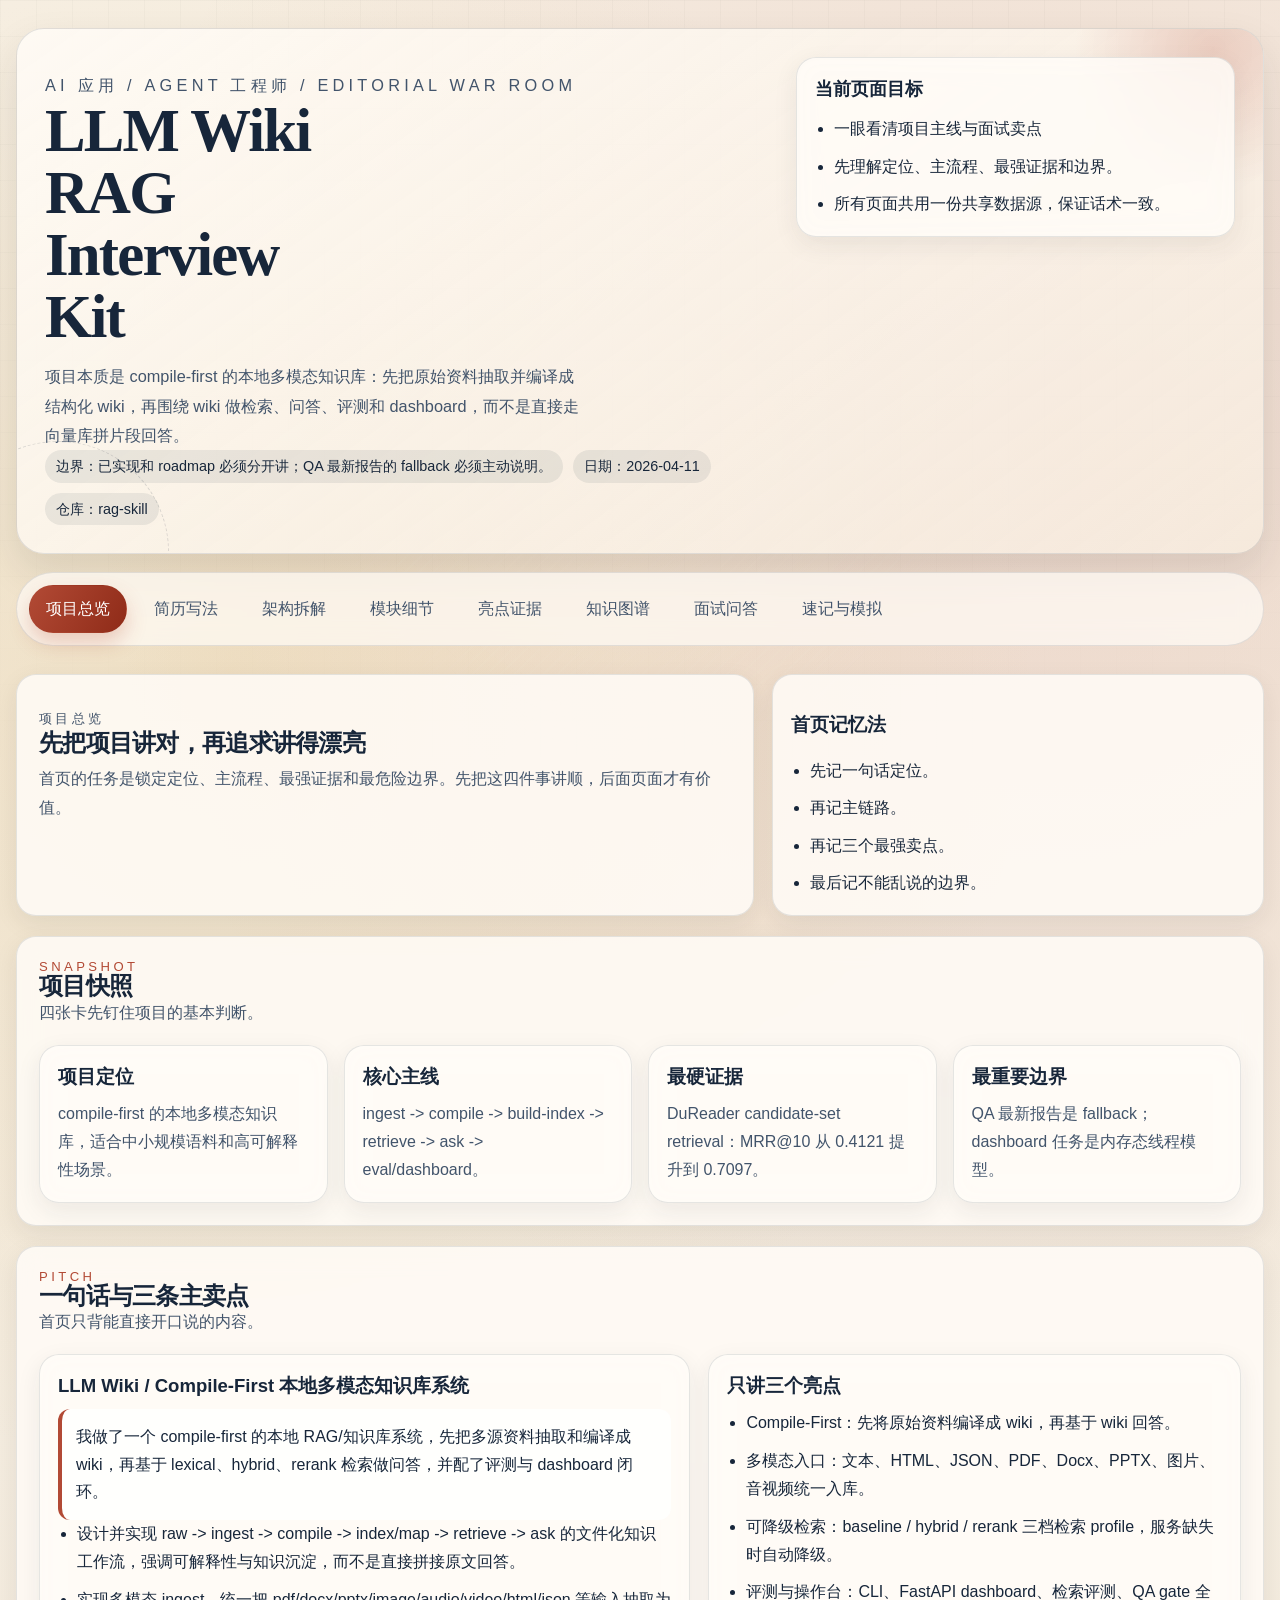
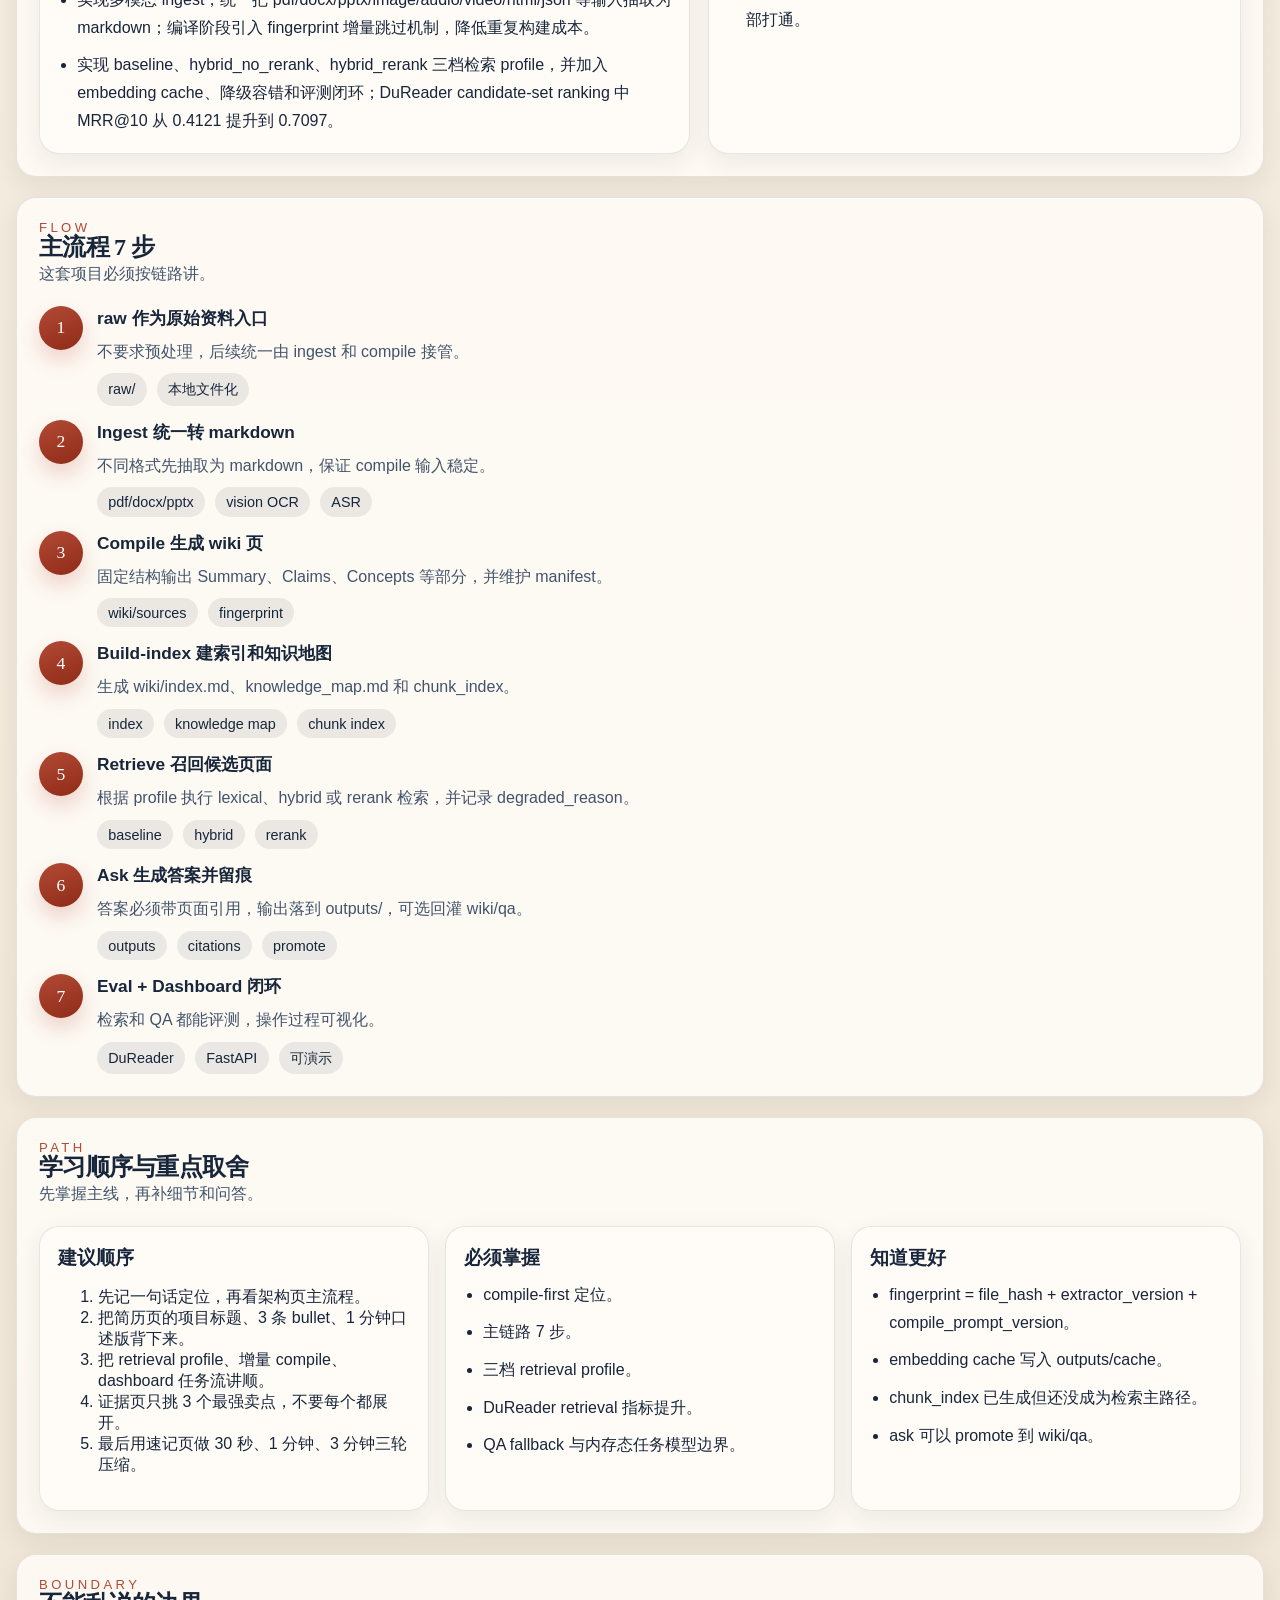
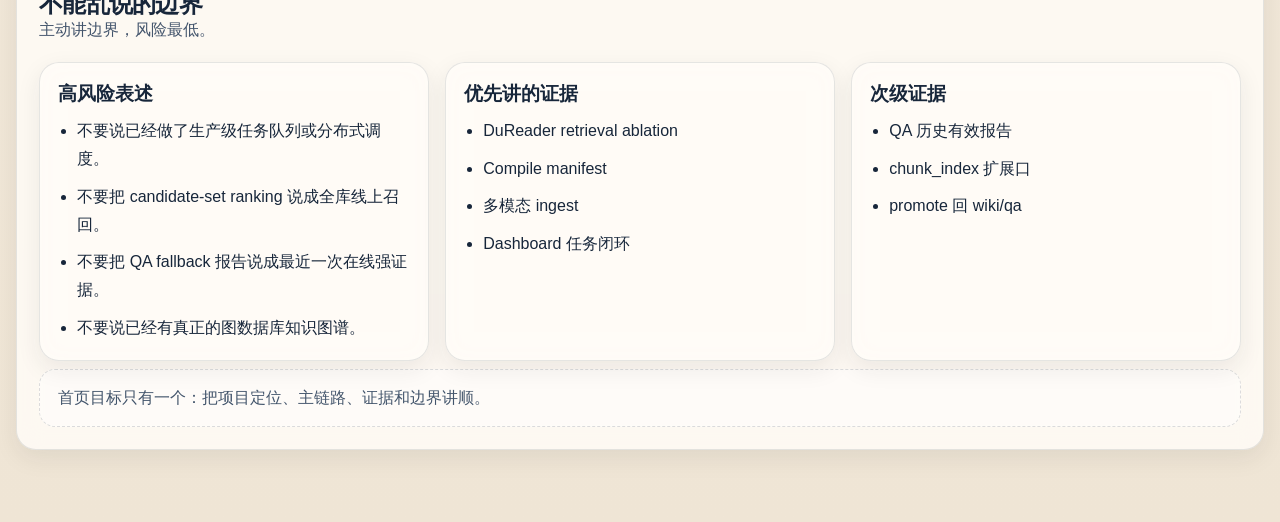
<file: interview_kit/index.html>
<!doctype html>
<html lang="zh-CN">
  <head>
    <meta charset="utf-8" />
    <meta name="viewport" content="width=device-width, initial-scale=1" />
    <title>项目总览</title>
    <link rel="stylesheet" href="styles.css" />
  </head>
  <body data-page="index">
    <div class="site-shell">
      <header id="chrome"></header>
      <main id="content"></main>
    </div>
    <noscript>这套面试作战包需要 JavaScript 才能渲染页面内容。</noscript>
    <script src="data.js"></script>
    <script src="app.js"></script>
  </body>
</html>
</file>
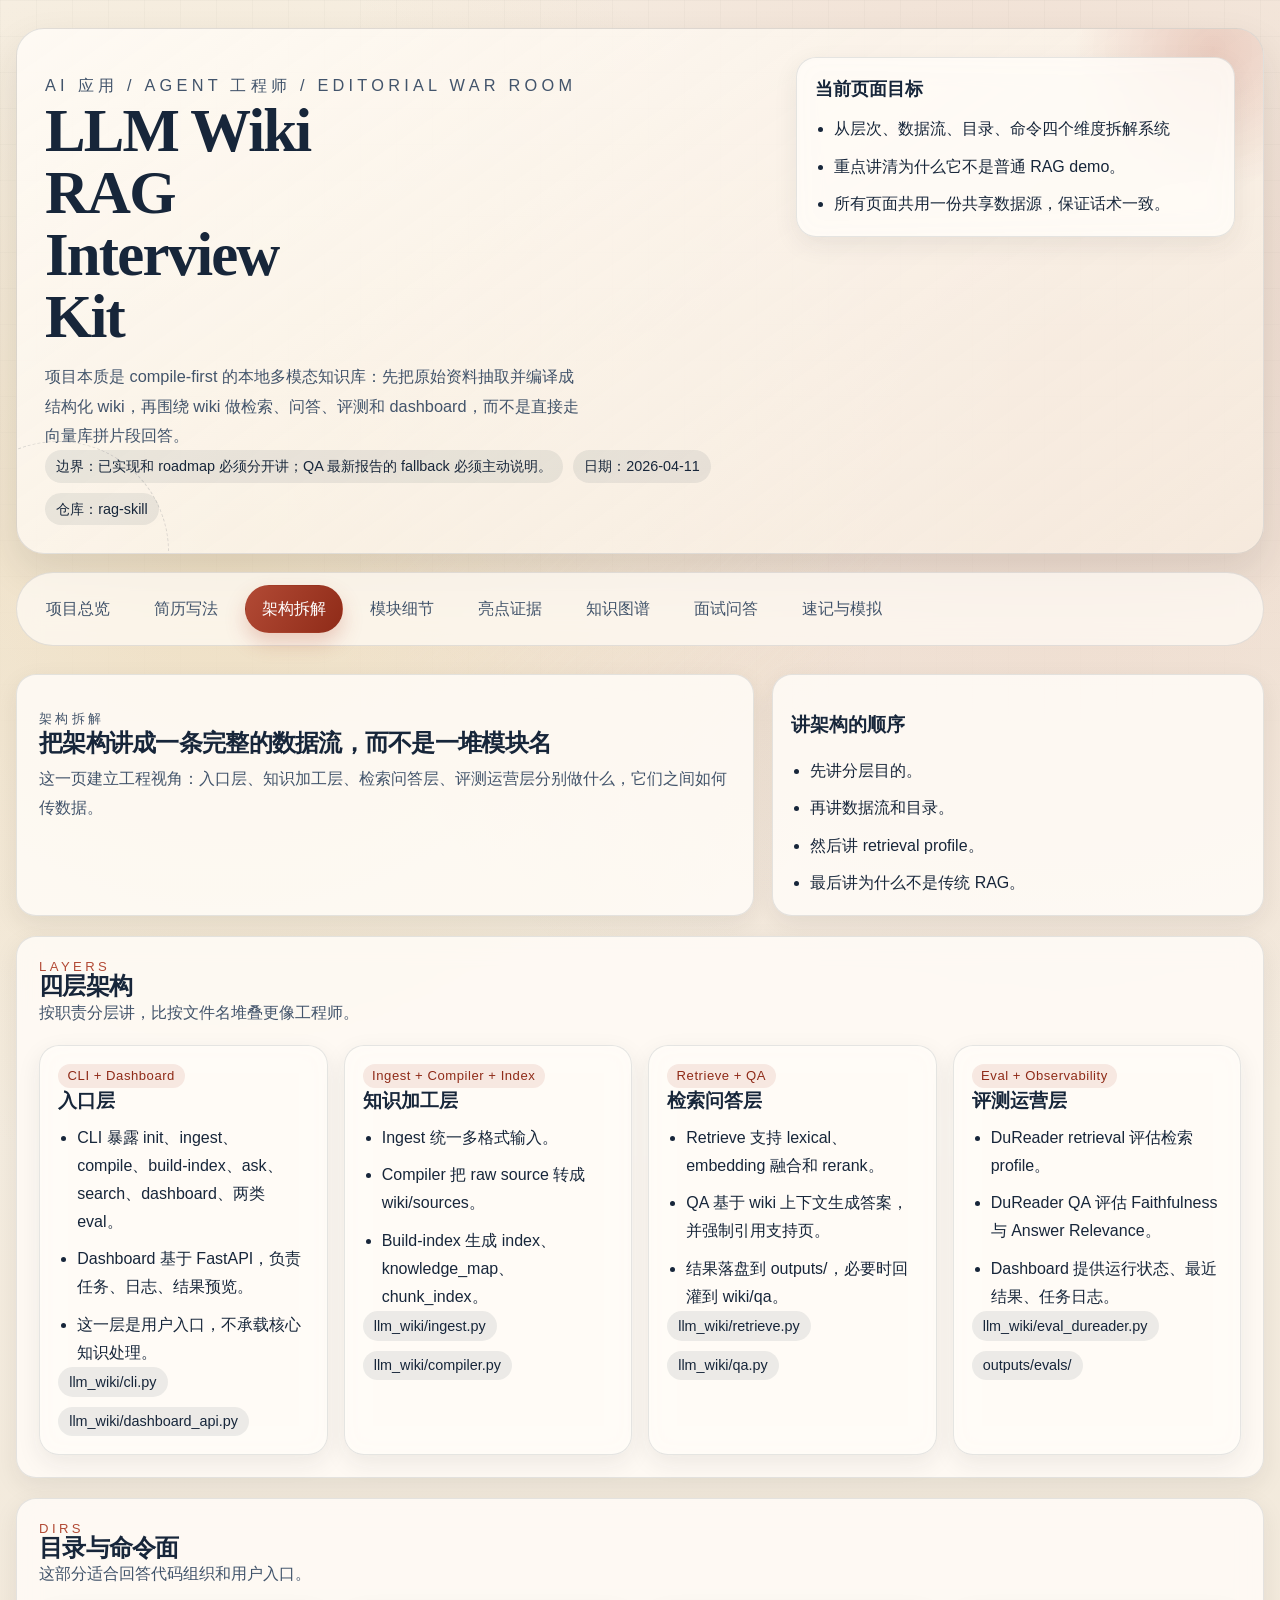
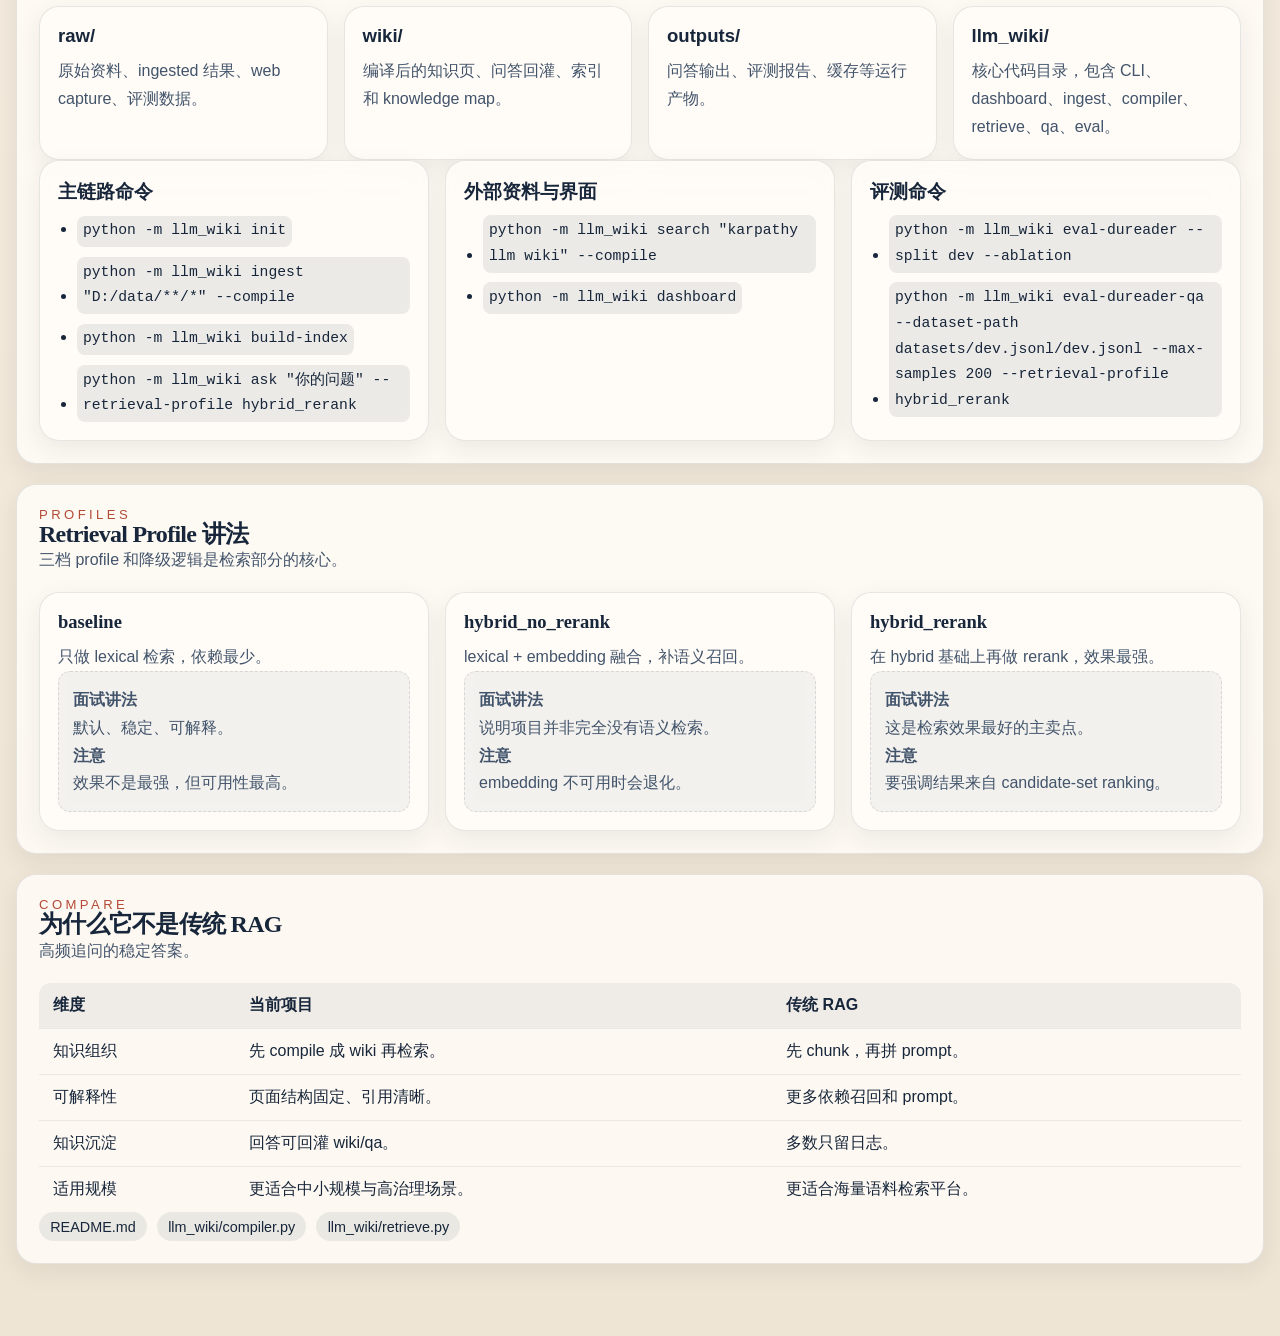
<file: interview_kit/architecture.html>
<!doctype html>
<html lang="zh-CN">
  <head>
    <meta charset="utf-8" />
    <meta name="viewport" content="width=device-width, initial-scale=1" />
    <title>架构拆解</title>
    <link rel="stylesheet" href="styles.css" />
  </head>
  <body data-page="architecture">
    <div class="site-shell">
      <header id="chrome"></header>
      <main id="content"></main>
    </div>
    <noscript>这套面试作战包需要 JavaScript 才能渲染页面内容。</noscript>
    <script src="data.js"></script>
    <script src="app.js"></script>
  </body>
</html>
</file>
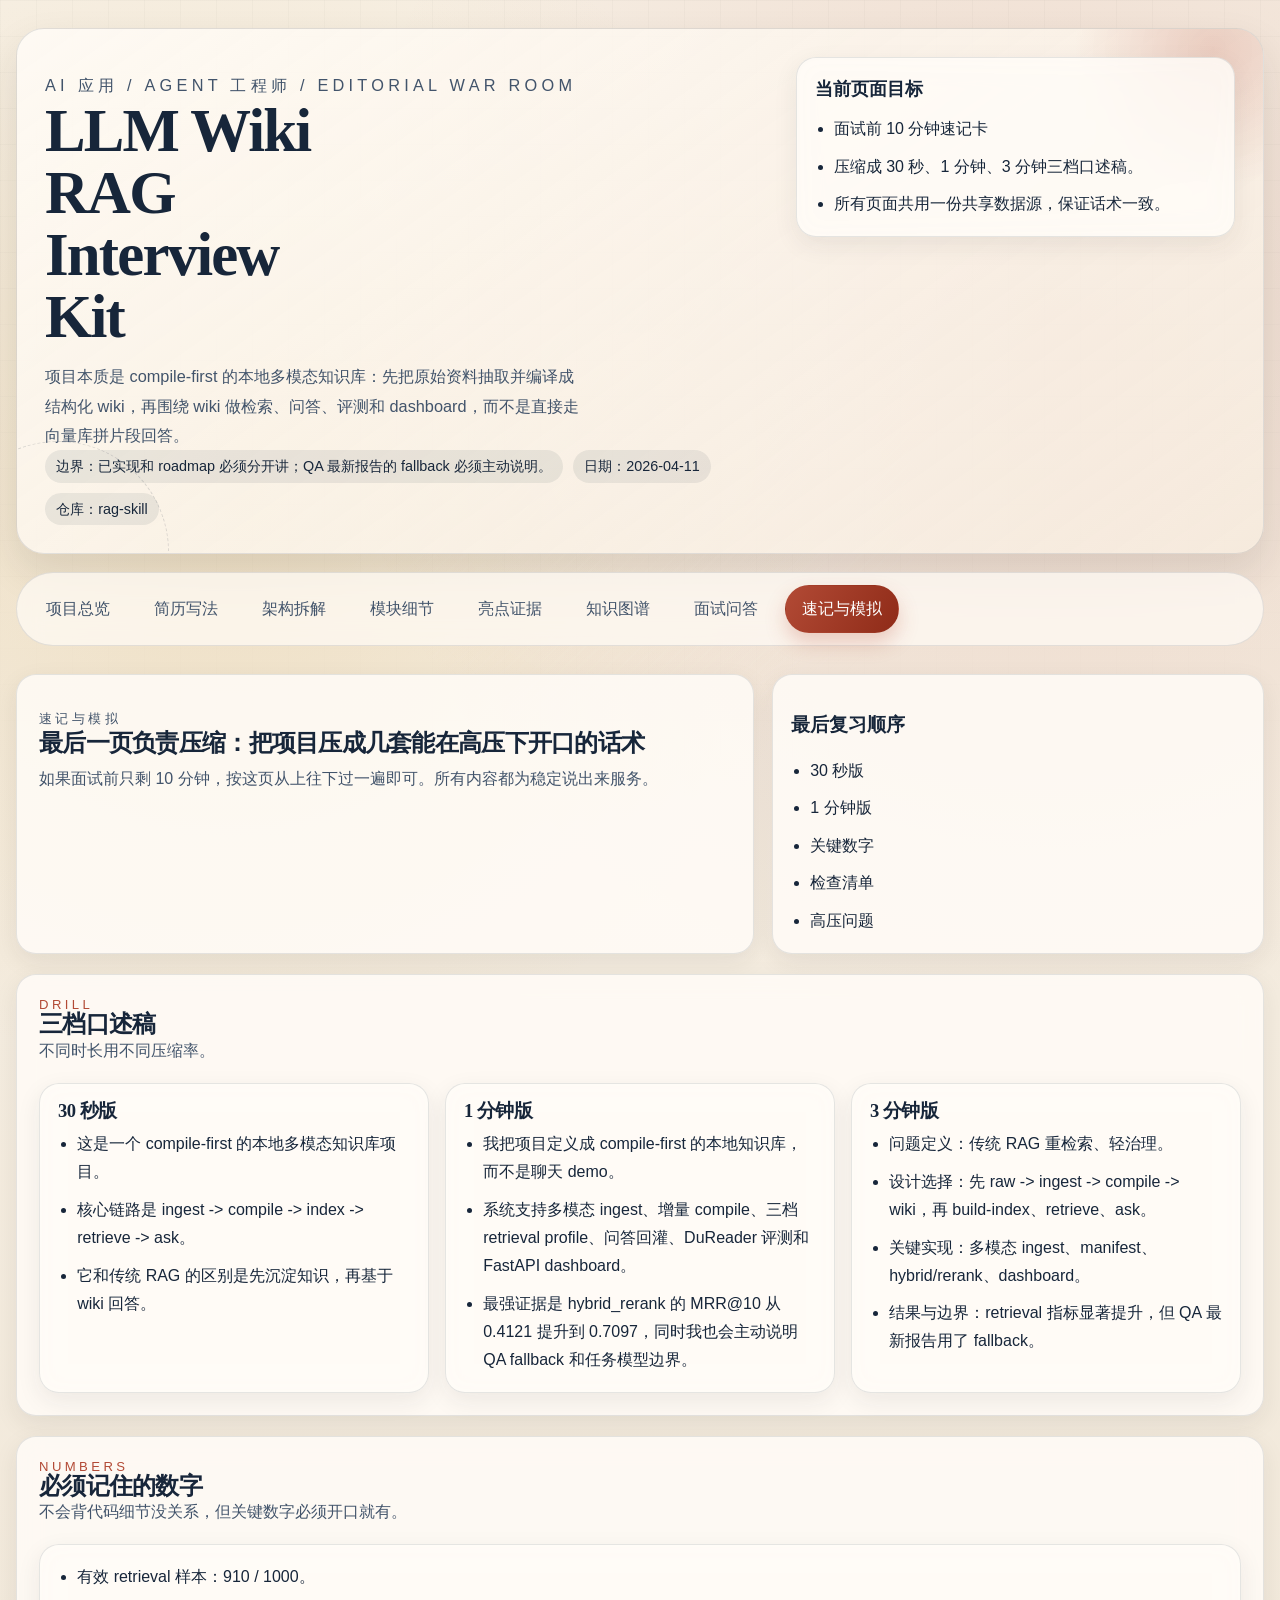
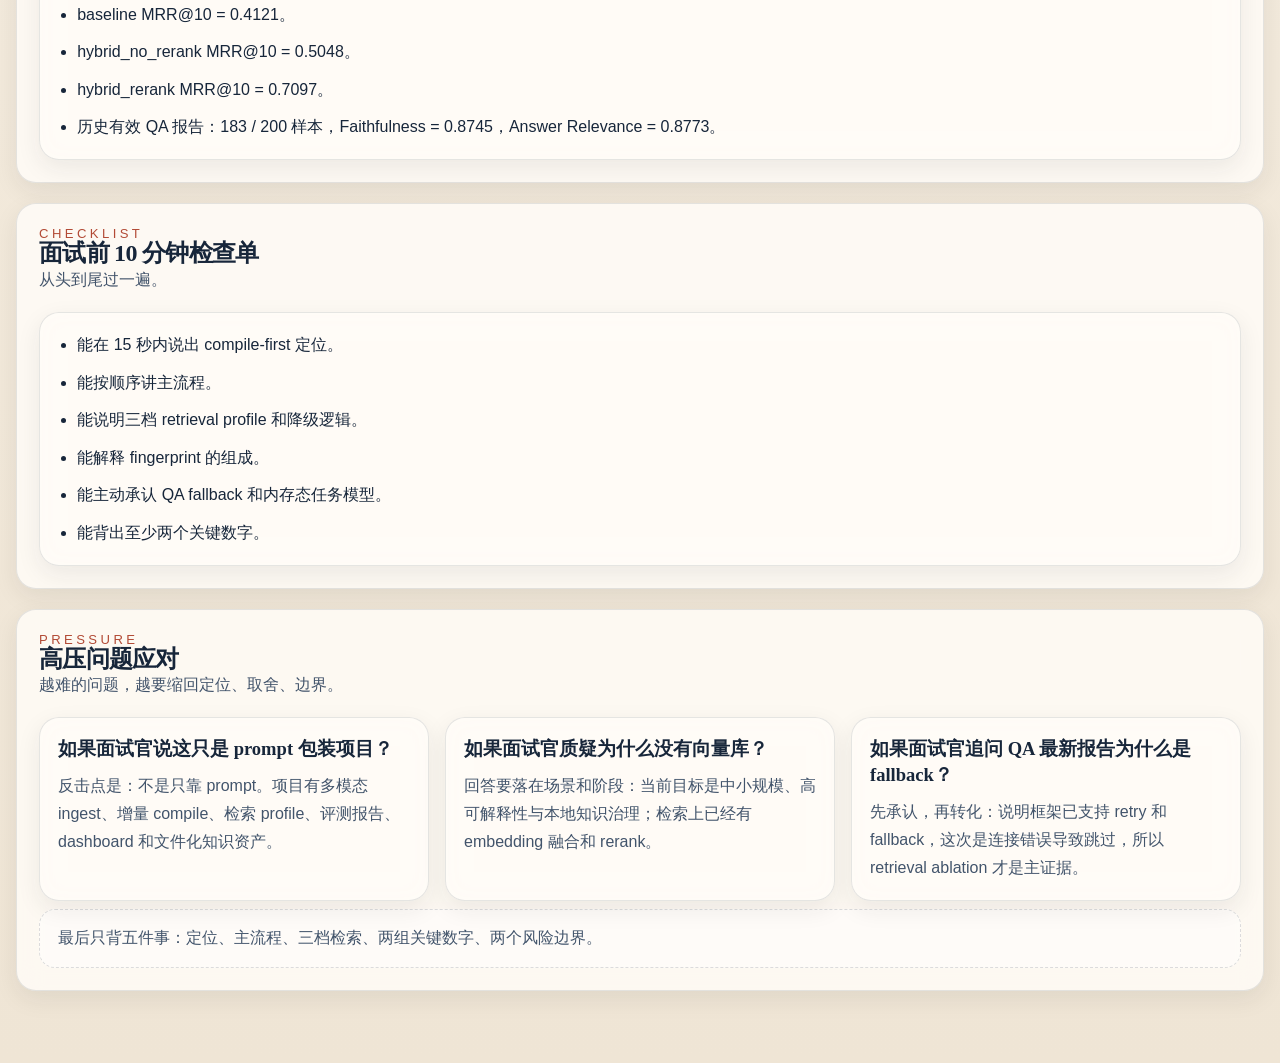
<file: interview_kit/drills.html>
<!doctype html>
<html lang="zh-CN">
  <head>
    <meta charset="utf-8" />
    <meta name="viewport" content="width=device-width, initial-scale=1" />
    <title>速记与模拟</title>
    <link rel="stylesheet" href="styles.css" />
  </head>
  <body data-page="drills">
    <div class="site-shell">
      <header id="chrome"></header>
      <main id="content"></main>
    </div>
    <noscript>这套面试作战包需要 JavaScript 才能渲染页面内容。</noscript>
    <script src="data.js"></script>
    <script src="app.js"></script>
  </body>
</html>
</file>
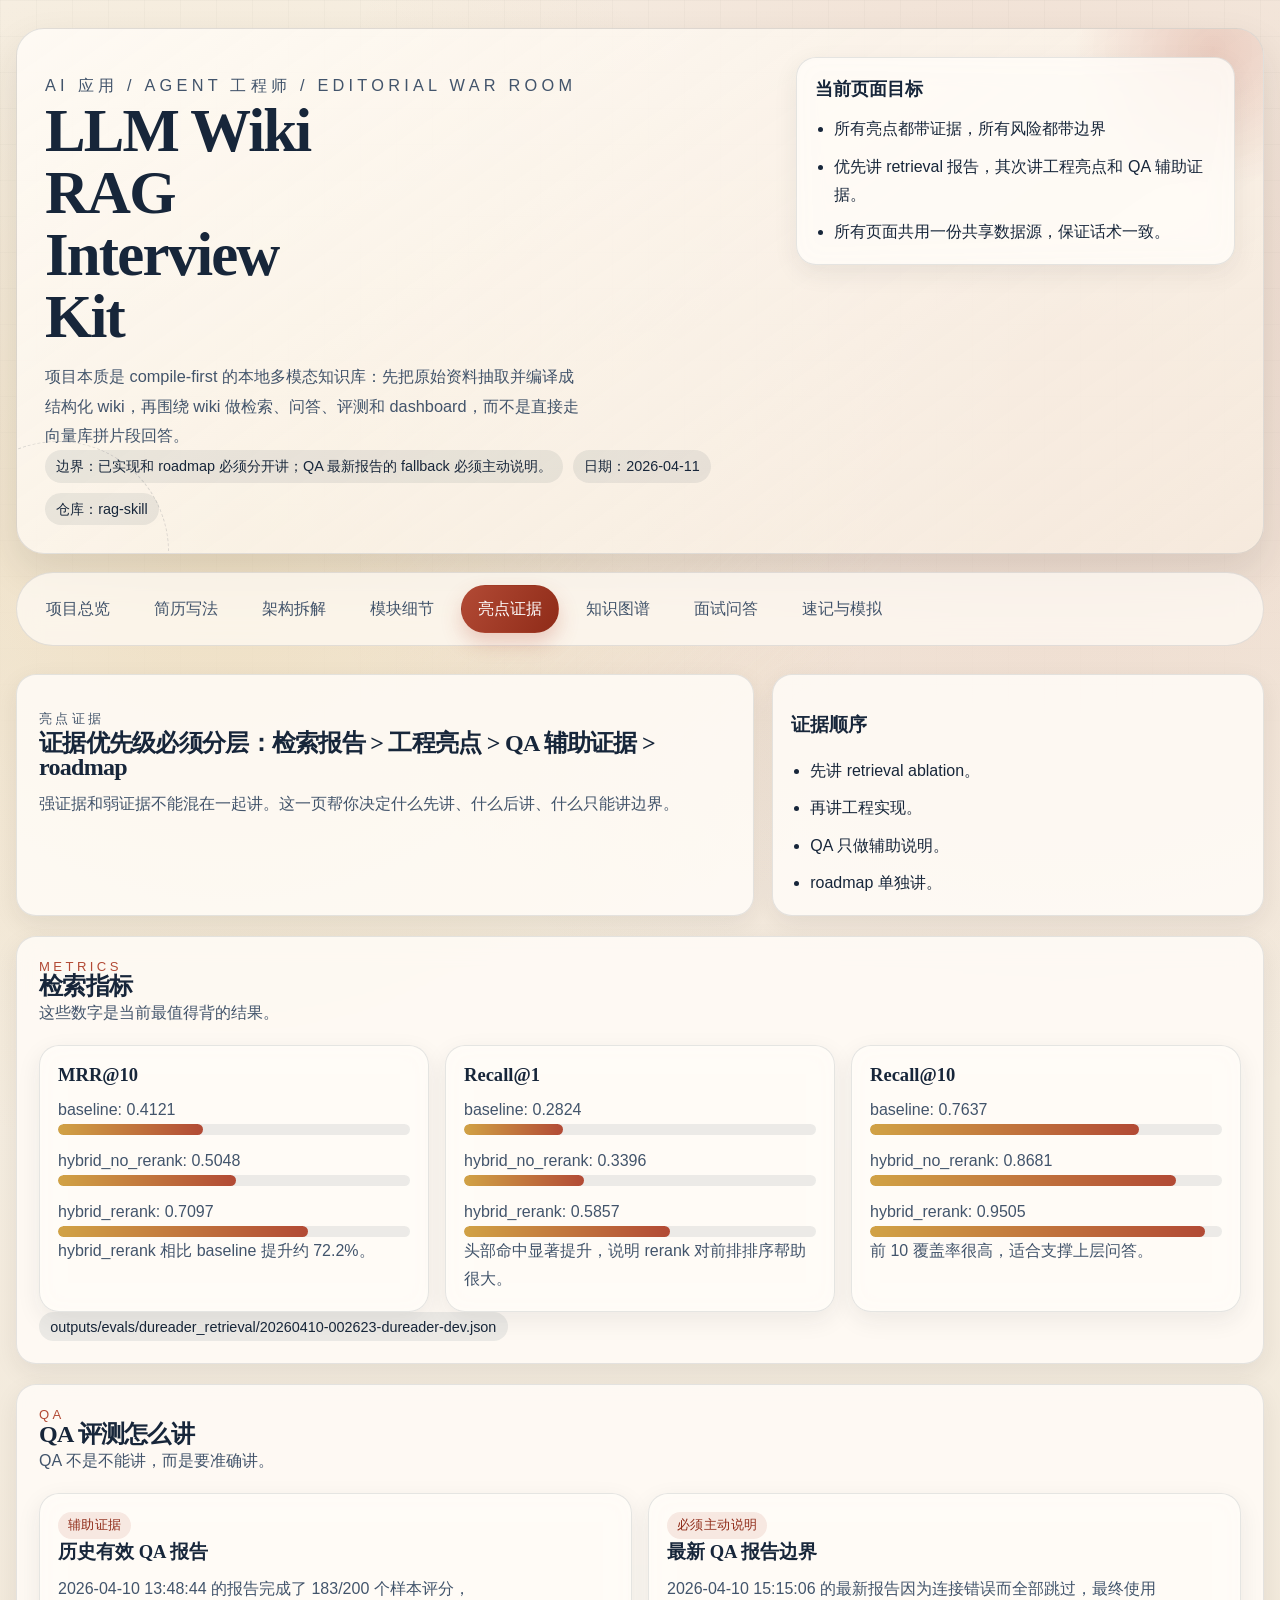
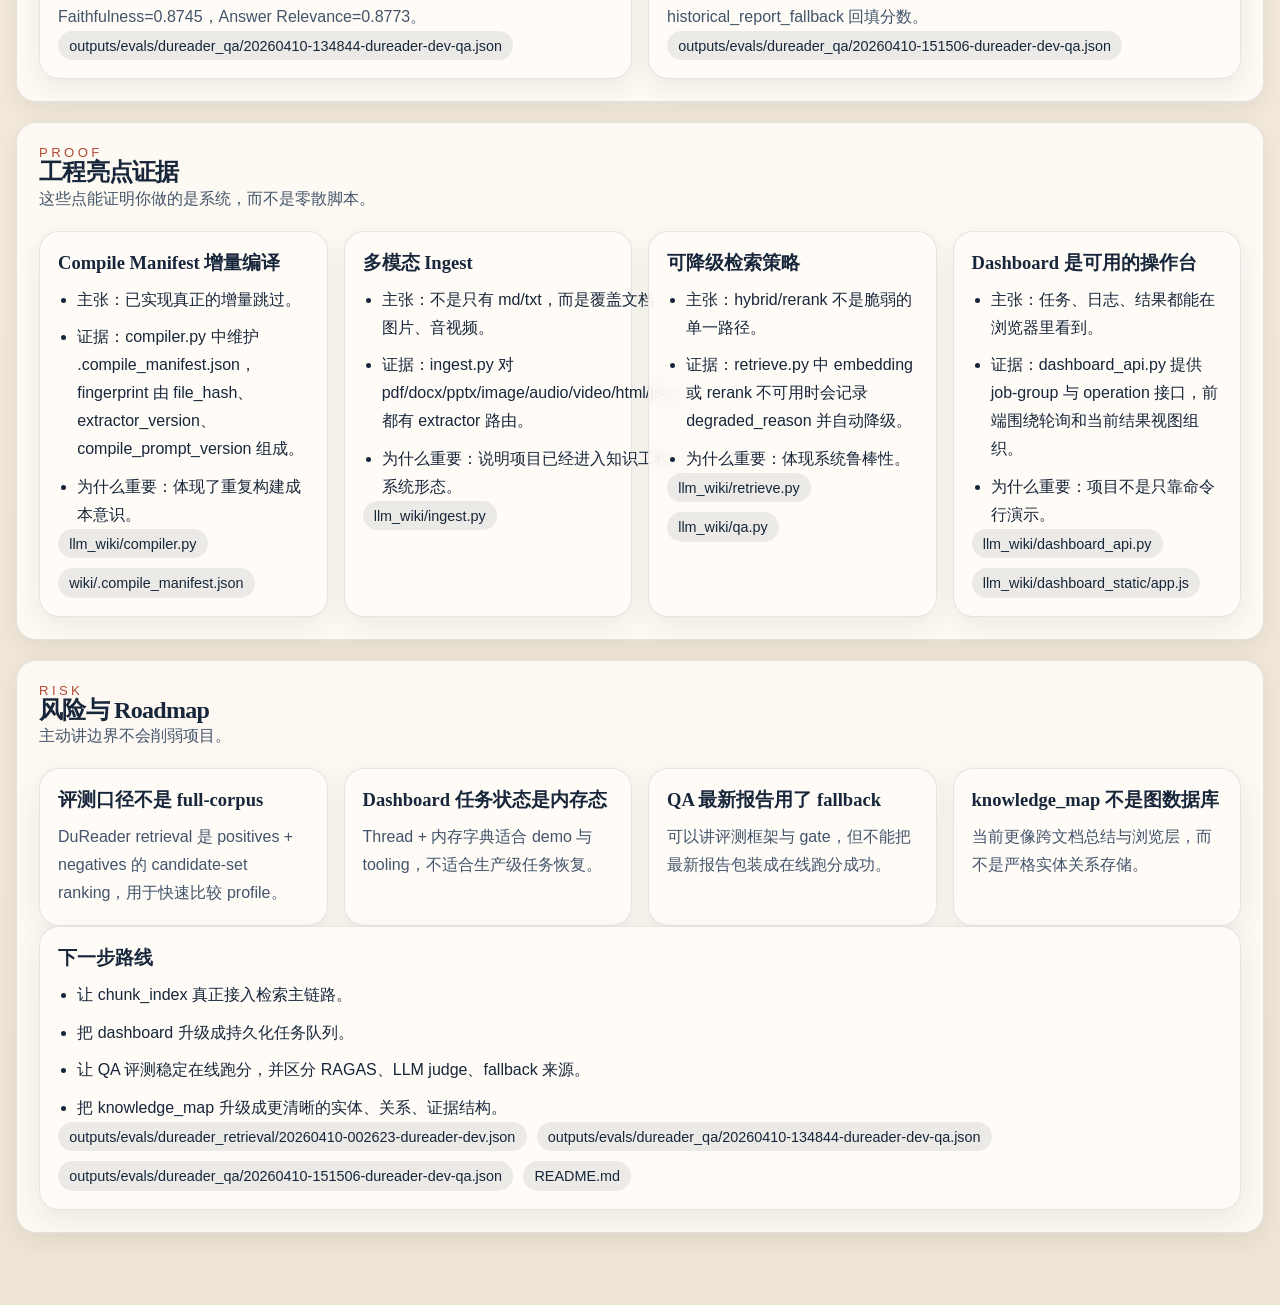
<file: interview_kit/evidence.html>
<!doctype html>
<html lang="zh-CN">
  <head>
    <meta charset="utf-8" />
    <meta name="viewport" content="width=device-width, initial-scale=1" />
    <title>亮点与证据</title>
    <link rel="stylesheet" href="styles.css" />
  </head>
  <body data-page="evidence">
    <div class="site-shell">
      <header id="chrome"></header>
      <main id="content"></main>
    </div>
    <noscript>这套面试作战包需要 JavaScript 才能渲染页面内容。</noscript>
    <script src="data.js"></script>
    <script src="app.js"></script>
  </body>
</html>
</file>
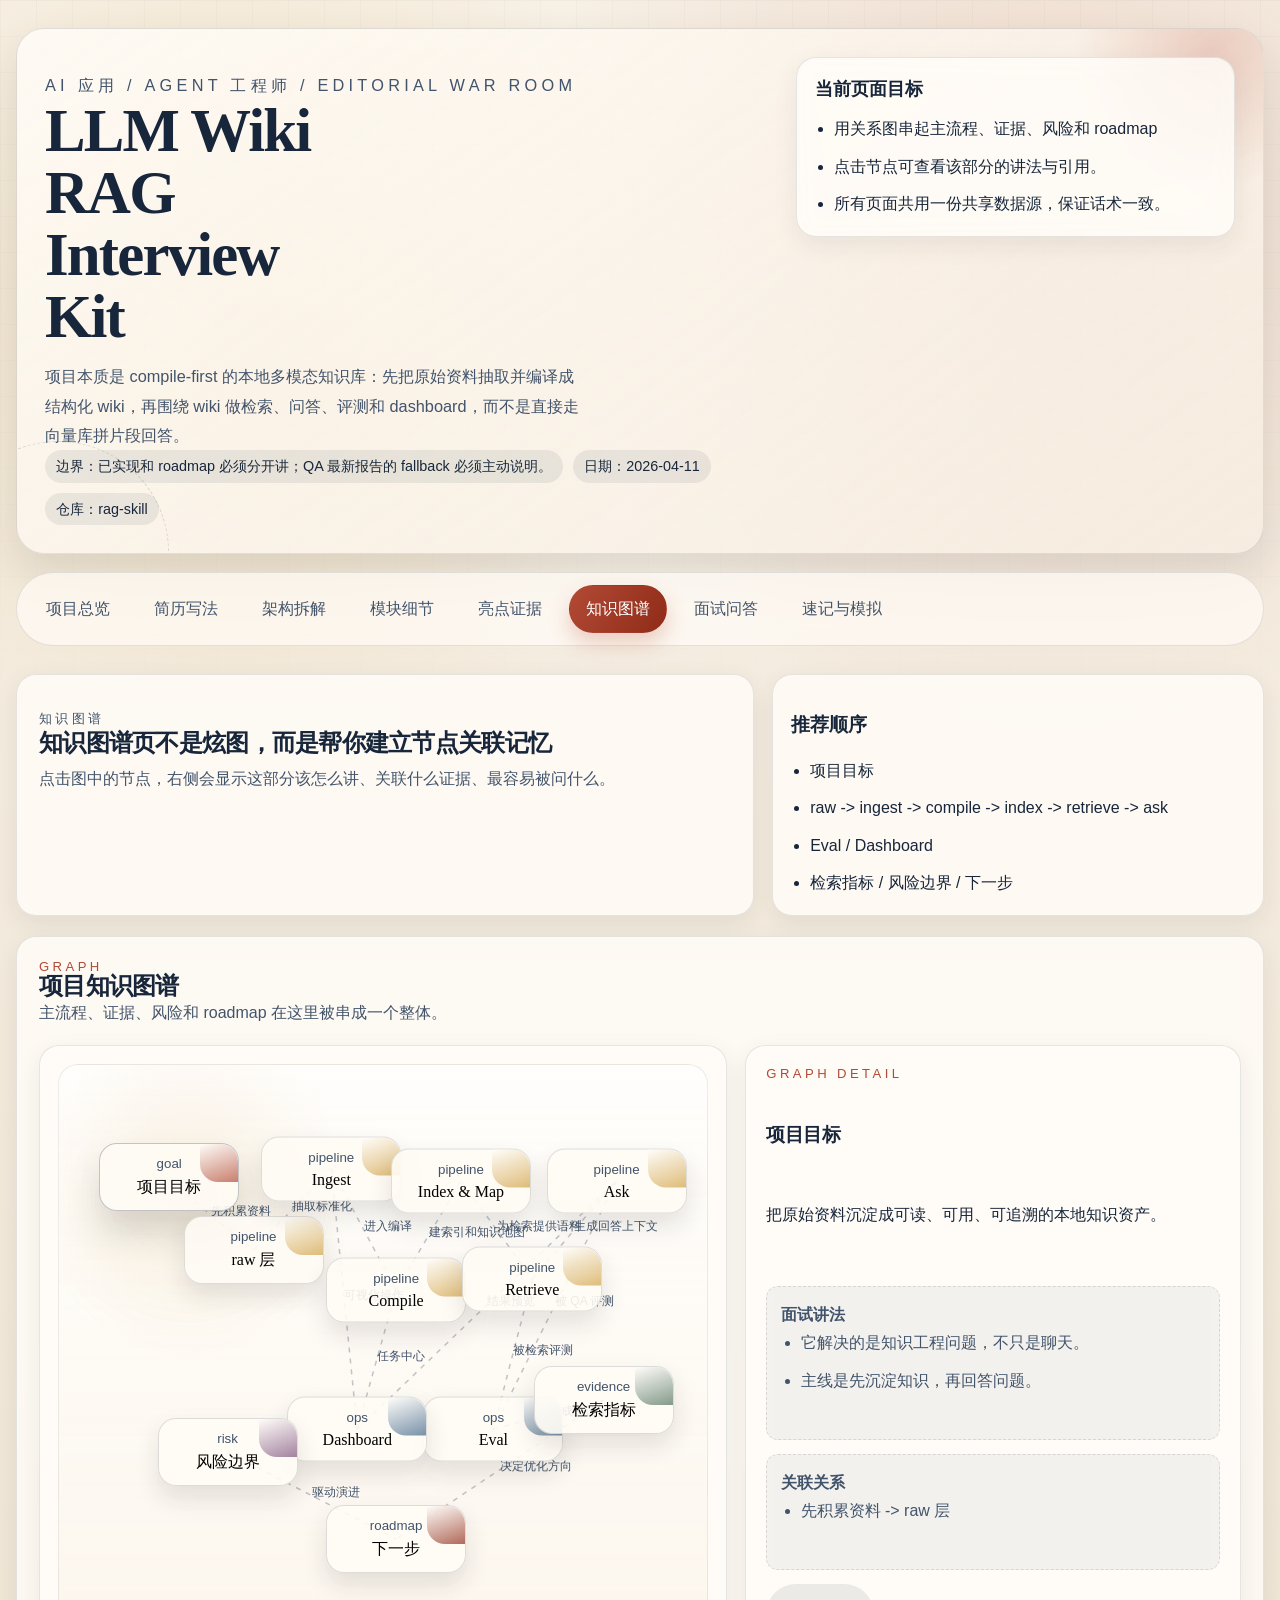
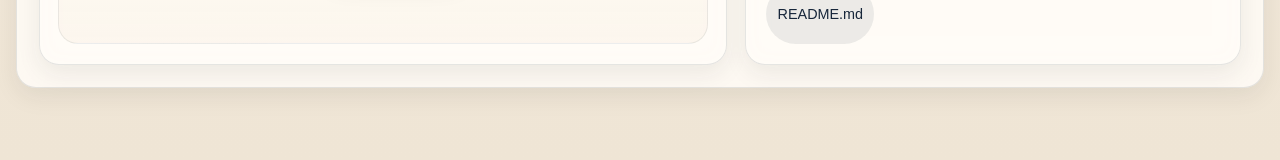
<file: interview_kit/graph.html>
<!doctype html>
<html lang="zh-CN">
  <head>
    <meta charset="utf-8" />
    <meta name="viewport" content="width=device-width, initial-scale=1" />
    <title>知识图谱</title>
    <link rel="stylesheet" href="styles.css" />
  </head>
  <body data-page="graph">
    <div class="site-shell">
      <header id="chrome"></header>
      <main id="content"></main>
    </div>
    <noscript>这套面试作战包需要 JavaScript 才能渲染页面内容。</noscript>
    <script src="data.js"></script>
    <script src="app.js"></script>
  </body>
</html>
</file>
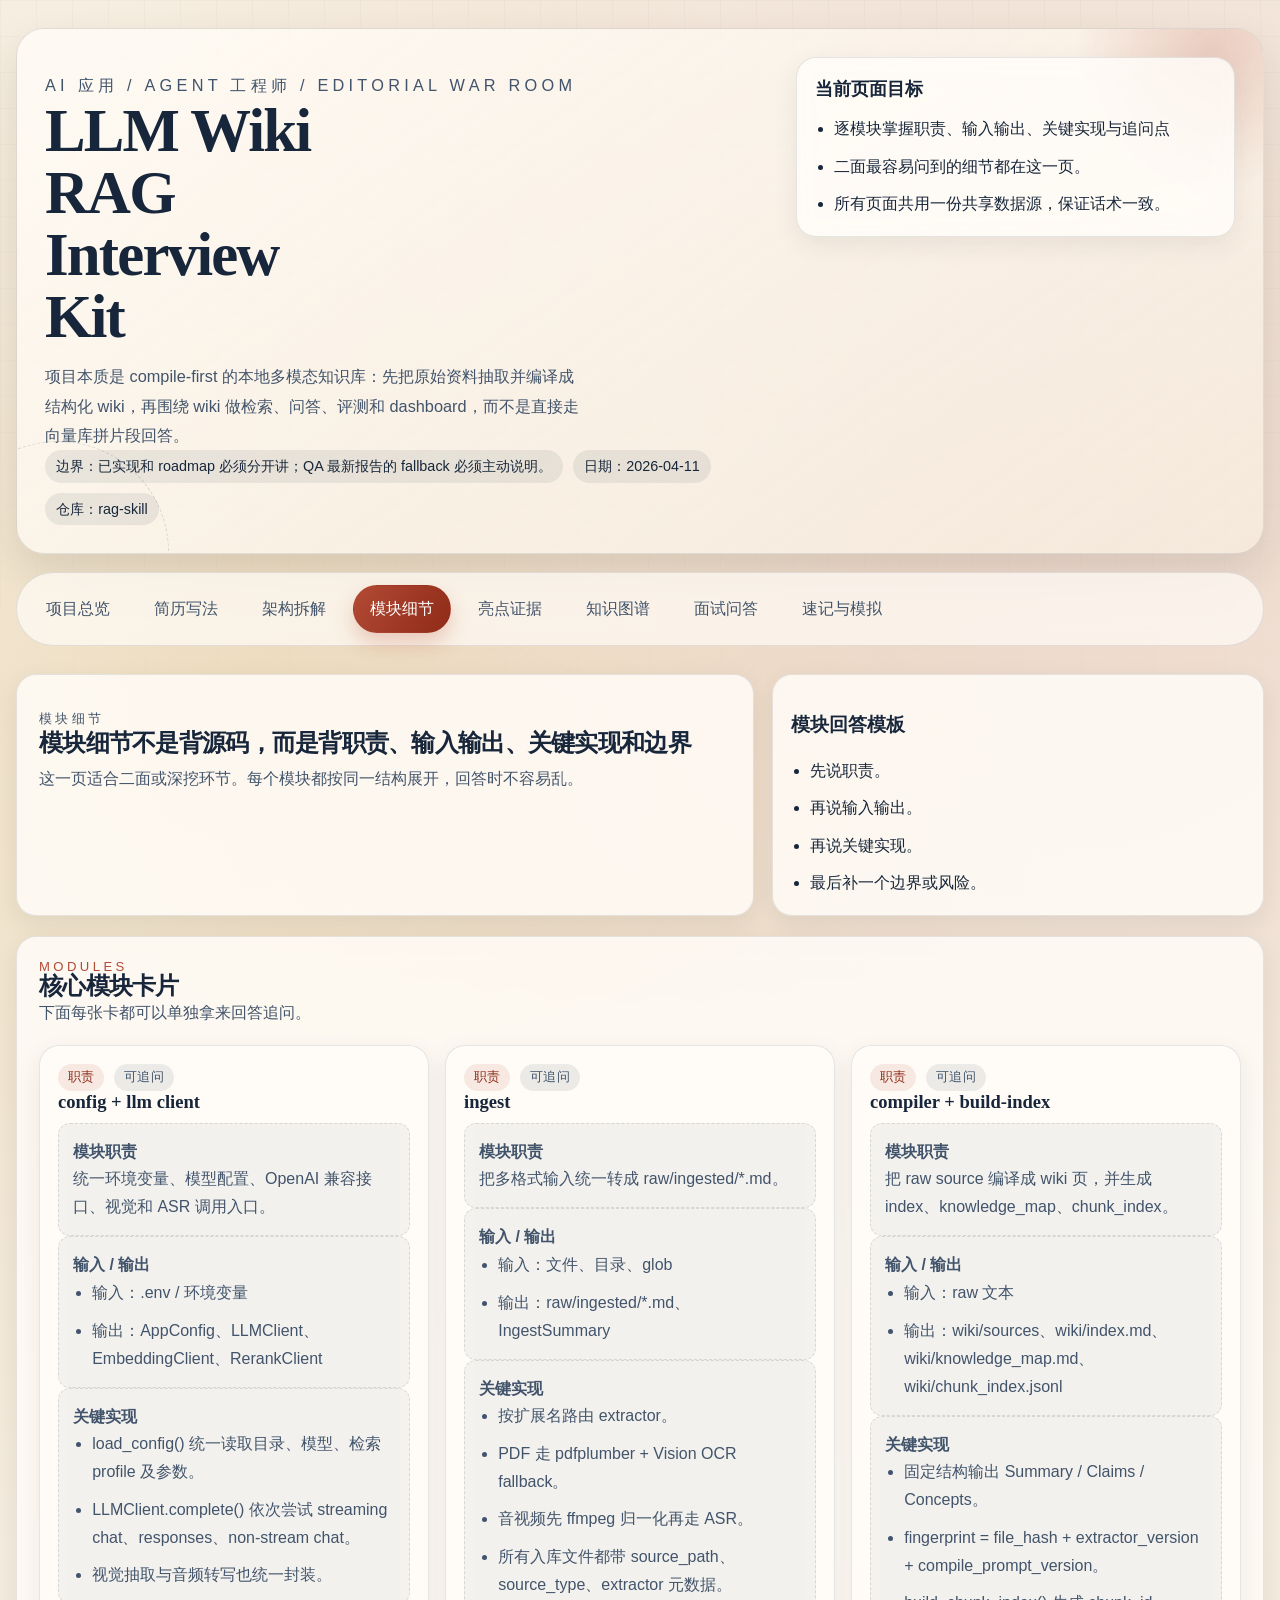
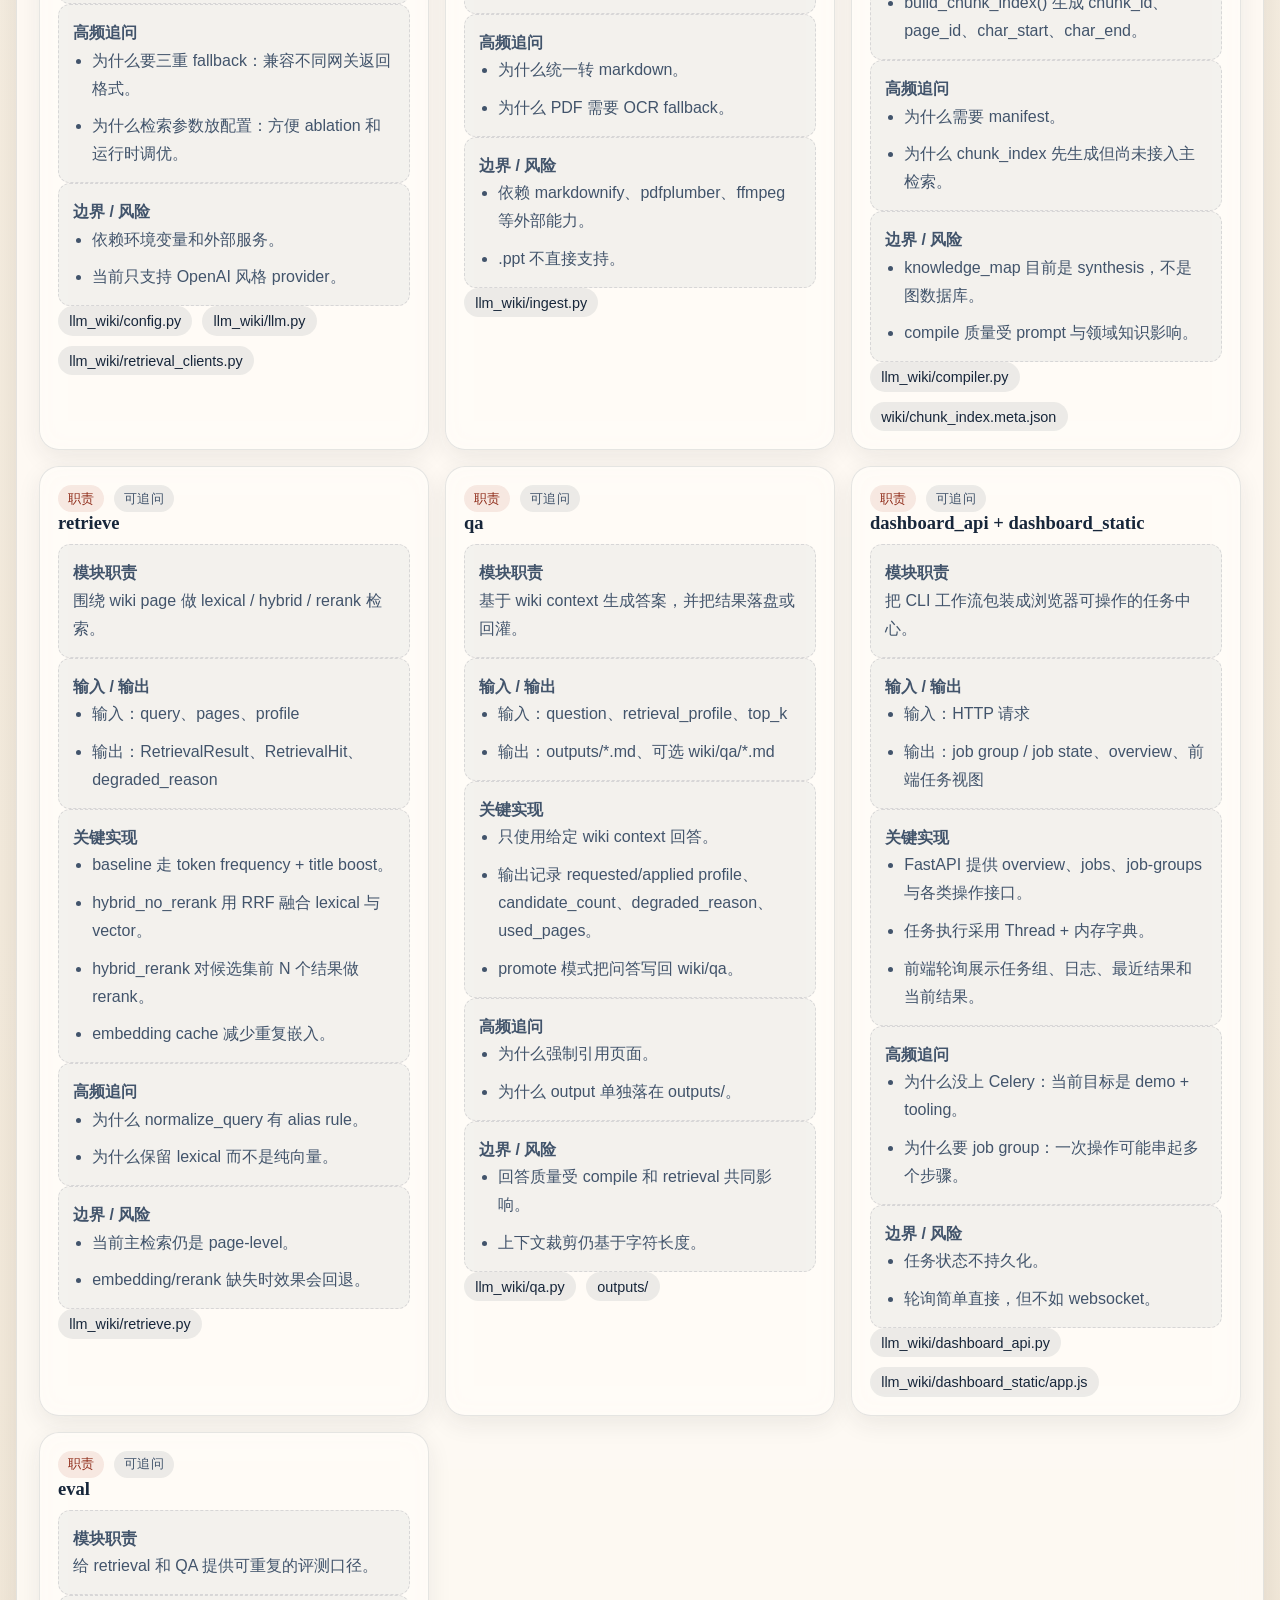
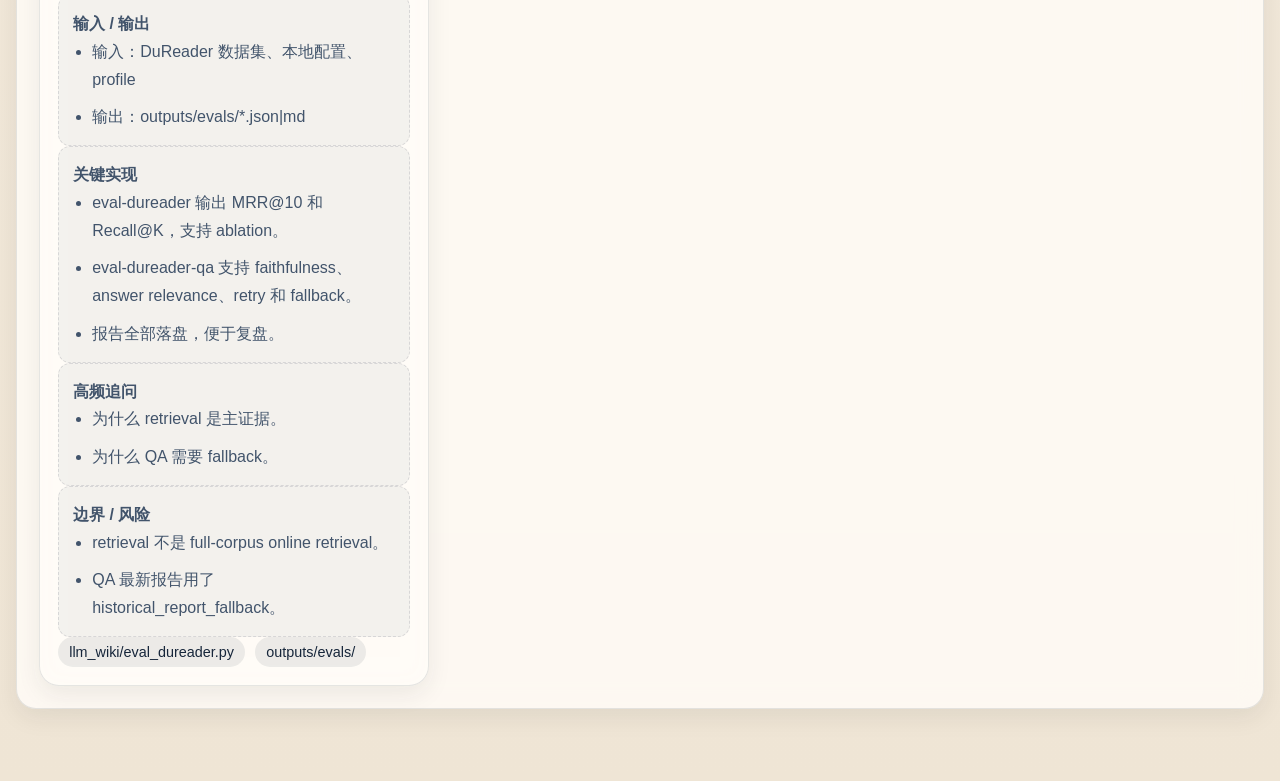
<file: interview_kit/modules.html>
<!doctype html>
<html lang="zh-CN">
  <head>
    <meta charset="utf-8" />
    <meta name="viewport" content="width=device-width, initial-scale=1" />
    <title>模块细节</title>
    <link rel="stylesheet" href="styles.css" />
  </head>
  <body data-page="modules">
    <div class="site-shell">
      <header id="chrome"></header>
      <main id="content"></main>
    </div>
    <noscript>这套面试作战包需要 JavaScript 才能渲染页面内容。</noscript>
    <script src="data.js"></script>
    <script src="app.js"></script>
  </body>
</html>
</file>
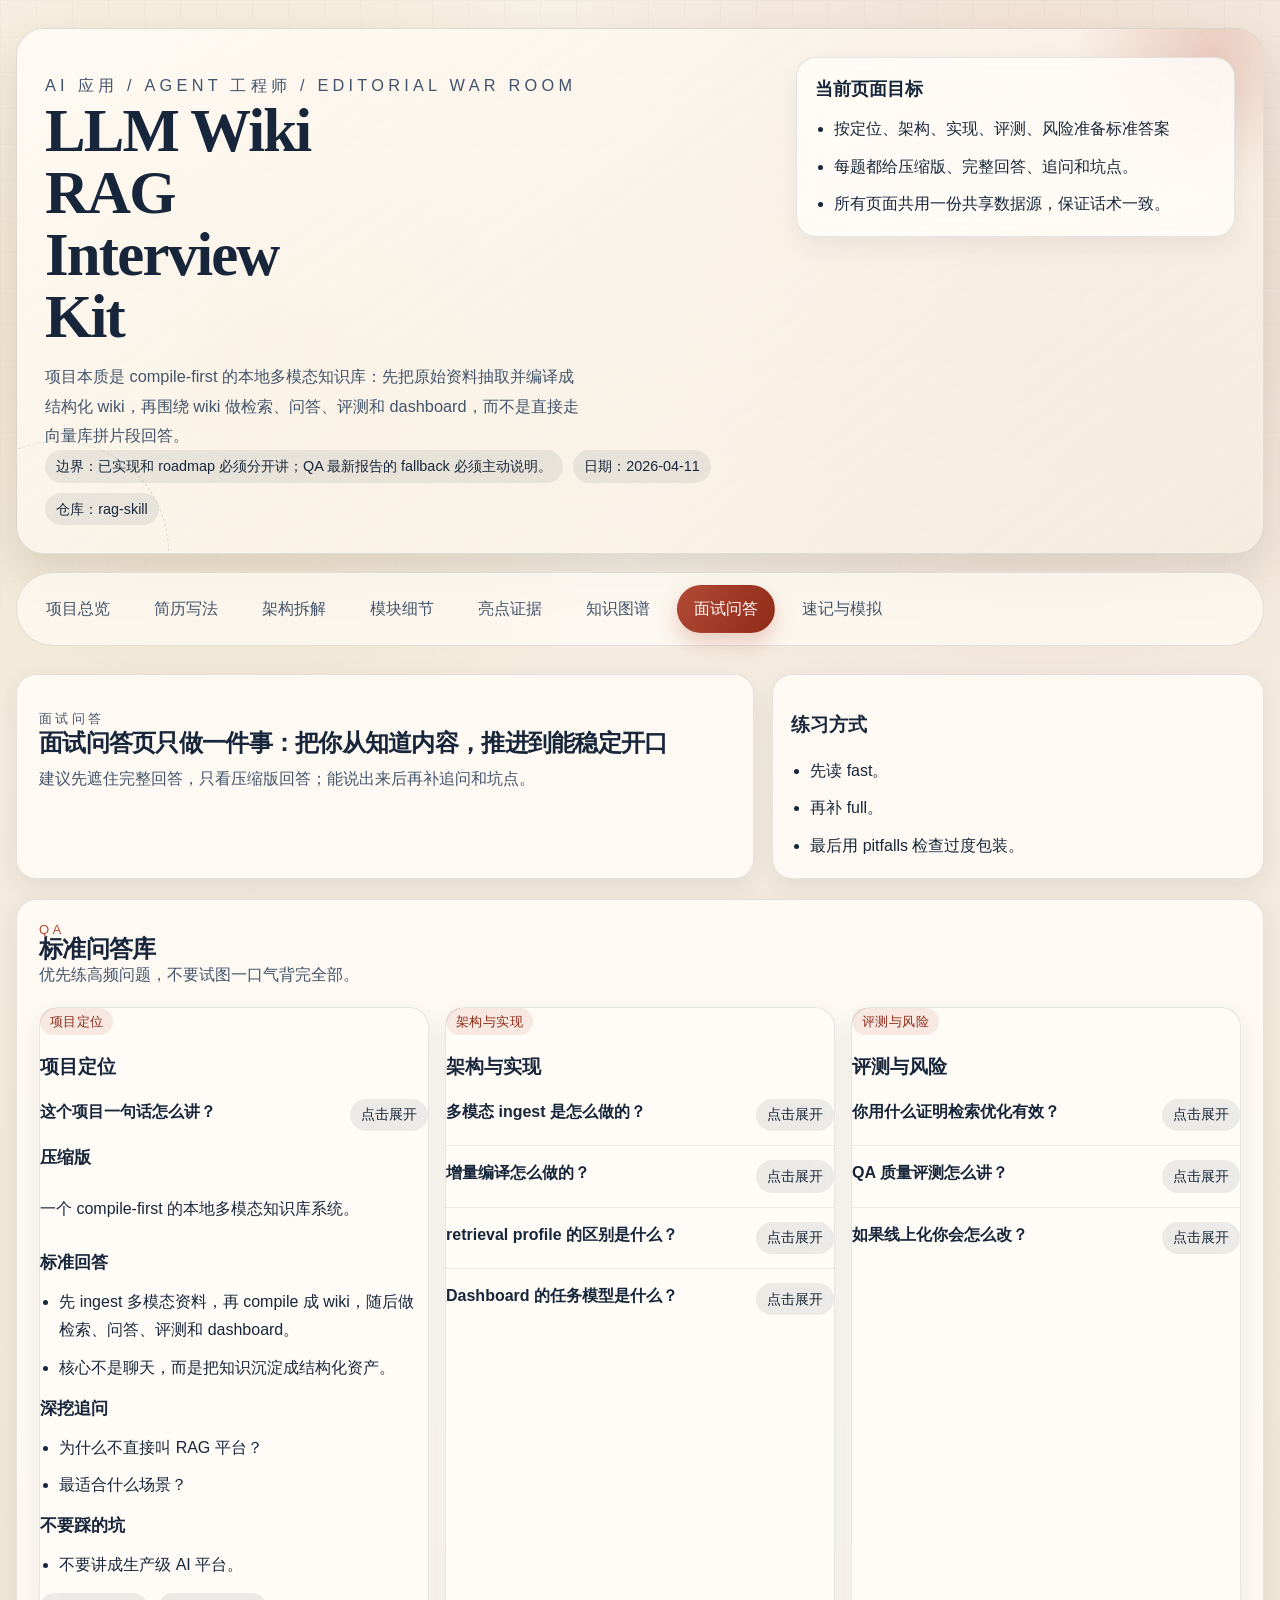
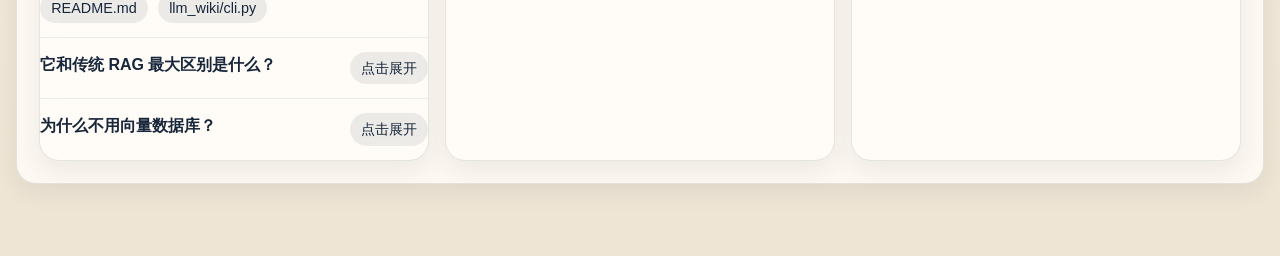
<file: interview_kit/qa.html>
<!doctype html>
<html lang="zh-CN">
  <head>
    <meta charset="utf-8" />
    <meta name="viewport" content="width=device-width, initial-scale=1" />
    <title>面试问答</title>
    <link rel="stylesheet" href="styles.css" />
  </head>
  <body data-page="qa">
    <div class="site-shell">
      <header id="chrome"></header>
      <main id="content"></main>
    </div>
    <noscript>这套面试作战包需要 JavaScript 才能渲染页面内容。</noscript>
    <script src="data.js"></script>
    <script src="app.js"></script>
  </body>
</html>
</file>
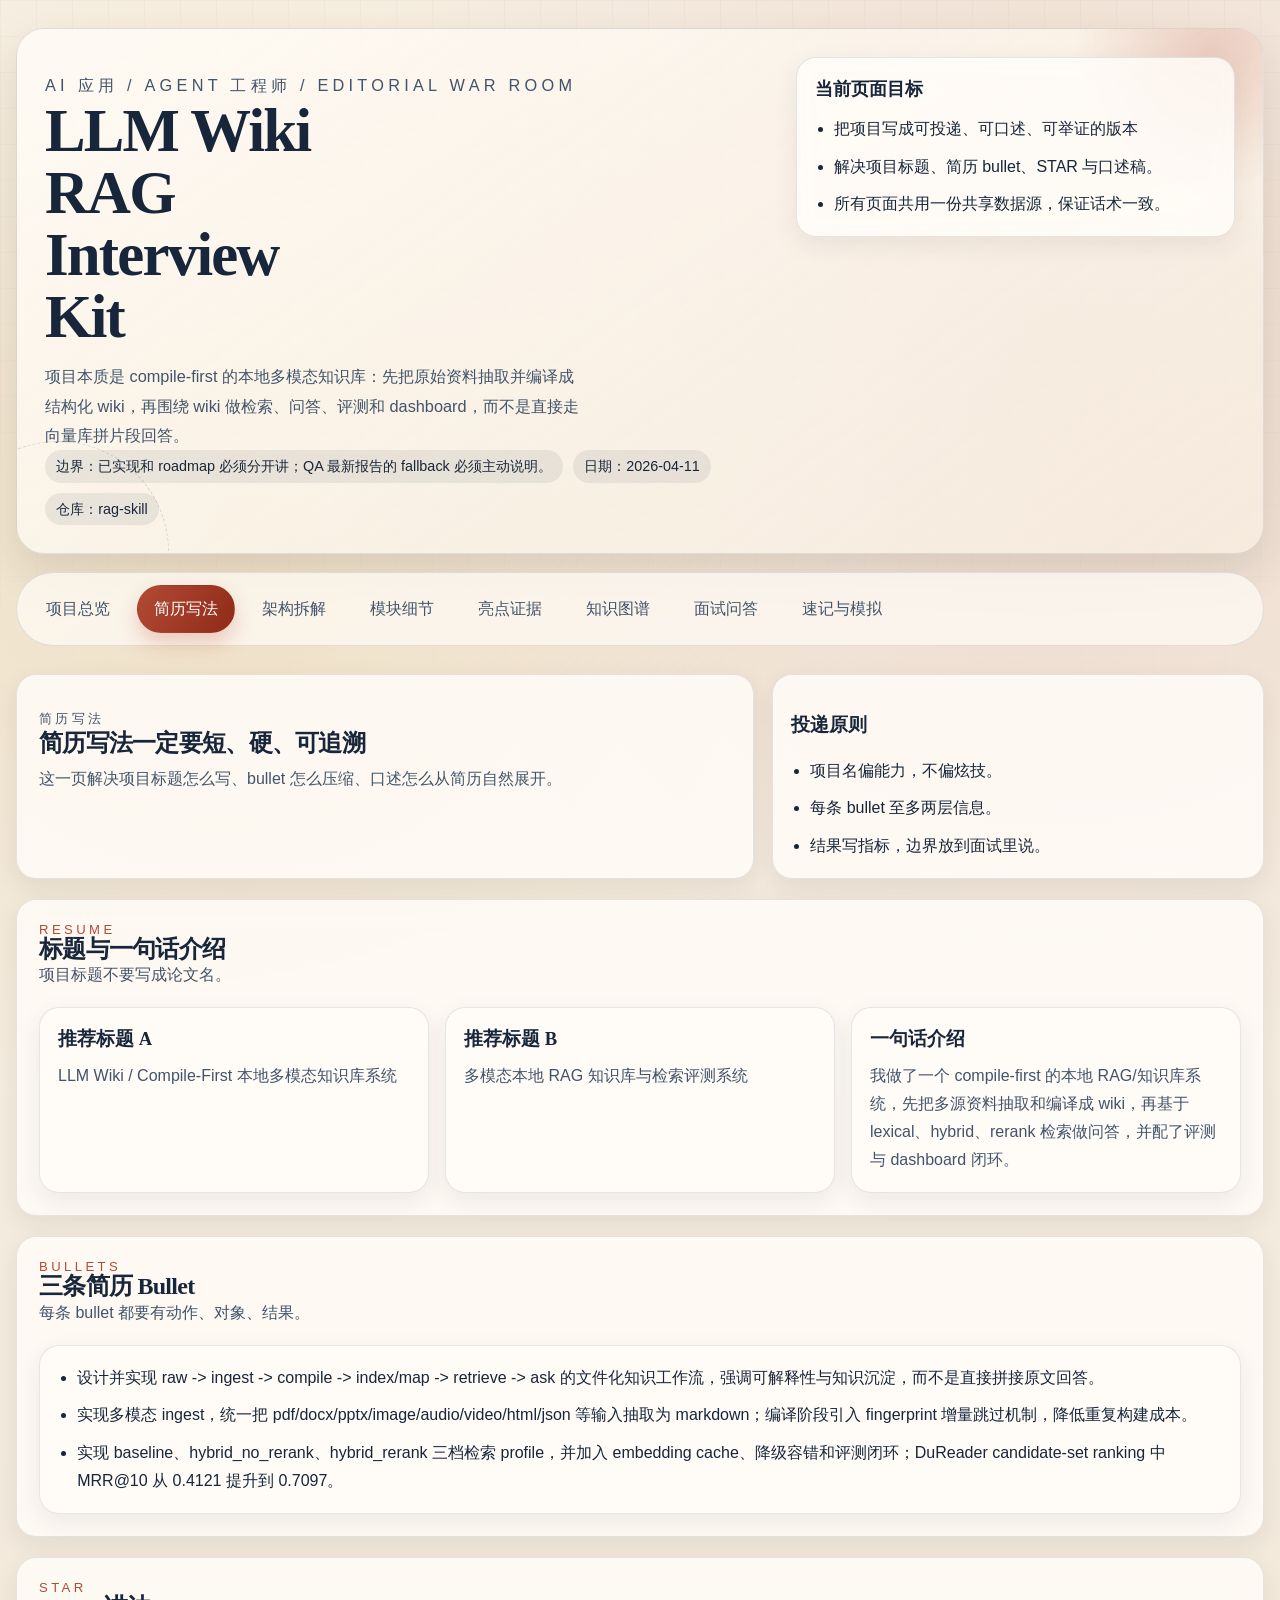
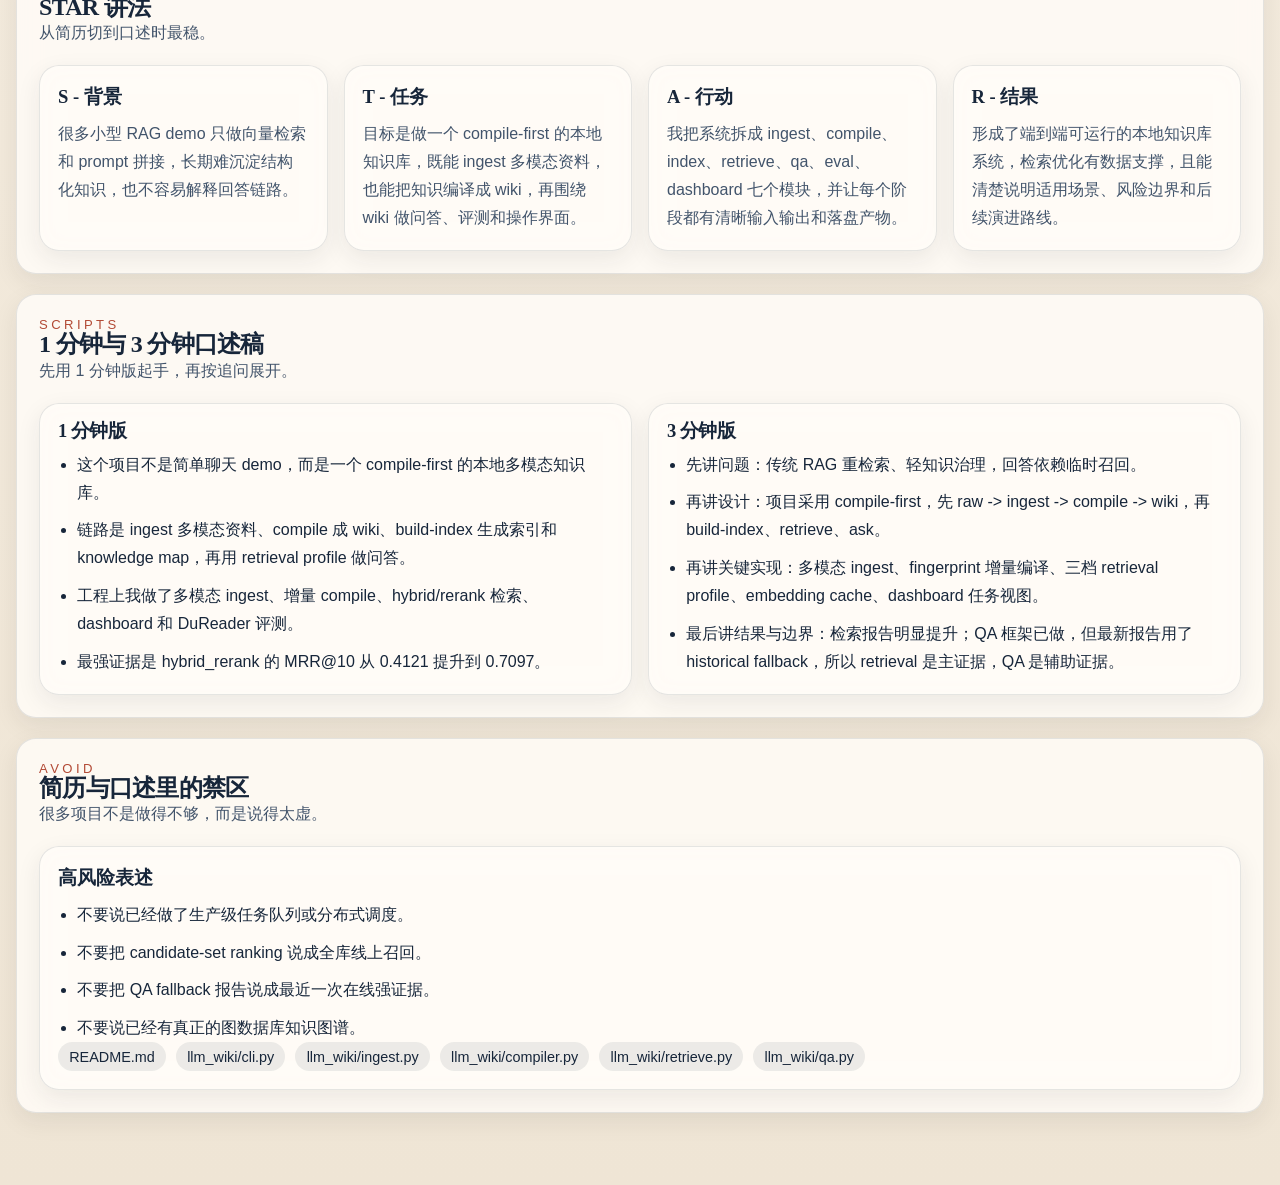
<file: interview_kit/resume.html>
<!doctype html>
<html lang="zh-CN">
  <head>
    <meta charset="utf-8" />
    <meta name="viewport" content="width=device-width, initial-scale=1" />
    <title>简历写法</title>
    <link rel="stylesheet" href="styles.css" />
  </head>
  <body data-page="resume">
    <div class="site-shell">
      <header id="chrome"></header>
      <main id="content"></main>
    </div>
    <noscript>这套面试作战包需要 JavaScript 才能渲染页面内容。</noscript>
    <script src="data.js"></script>
    <script src="app.js"></script>
  </body>
</html>
</file>
<file: interview_kit/styles.css>
:root {
  --bg: #f4ecdf;
  --panel: rgba(255, 252, 247, 0.85);
  --ink: #17263a;
  --ink-soft: #42546b;
  --accent: #b24a35;
  --accent-strong: #8f2b18;
  --gold: #d1a245;
  --shadow: 0 18px 40px rgba(40, 37, 33, 0.11);
  --shadow-soft: 0 8px 24px rgba(40, 37, 33, 0.08);
  --radius-lg: 28px;
  --radius-md: 20px;
  --radius-sm: 12px;
  --navy-rgb: 23, 38, 58;
  --font-display: "Palatino Linotype", "Book Antiqua", "STZhongsong", "Times New Roman", serif;
  --font-body: "Microsoft YaHei", "Segoe UI", sans-serif;
}

* {
  box-sizing: border-box;
}

html {
  scroll-behavior: smooth;
}

body {
  margin: 0;
  min-height: 100vh;
  color: var(--ink);
  font-family: var(--font-body);
  background:
    radial-gradient(circle at 18% 18%, rgba(209, 162, 69, 0.2), transparent 25%),
    radial-gradient(circle at 82% 12%, rgba(178, 74, 53, 0.14), transparent 28%),
    linear-gradient(180deg, #f7f0e5 0%, #efe5d5 100%);
  position: relative;
  overflow-x: hidden;
}

body::before,
body::after {
  content: "";
  position: fixed;
  inset: 0;
  pointer-events: none;
}

body::before {
  background-image:
    linear-gradient(rgba(23, 38, 58, 0.03) 1px, transparent 1px),
    linear-gradient(90deg, rgba(23, 38, 58, 0.03) 1px, transparent 1px);
  background-size: 36px 36px;
  mask-image: linear-gradient(180deg, rgba(0, 0, 0, 0.7), transparent 92%);
}

body::after {
  background:
    radial-gradient(circle at 50% 50%, rgba(255, 255, 255, 0.4), transparent 40%),
    repeating-linear-gradient(
      135deg,
      rgba(255, 255, 255, 0.07) 0,
      rgba(255, 255, 255, 0.07) 2px,
      transparent 2px,
      transparent 10px
    );
  opacity: 0.25;
}

a {
  color: inherit;
  text-decoration: none;
}

button,
summary {
  font: inherit;
}

.site-shell {
  width: min(1380px, calc(100vw - 32px));
  margin: 0 auto;
  padding: 28px 0 72px;
  position: relative;
  z-index: 1;
}

.chrome {
  display: grid;
  gap: 18px;
  margin-bottom: 28px;
}

.brand-stage {
  display: grid;
  gap: 18px;
  padding: 28px;
  background: linear-gradient(145deg, rgba(255, 251, 245, 0.9), rgba(248, 238, 225, 0.72));
  border: 1px solid rgba(var(--navy-rgb), 0.12);
  border-radius: var(--radius-lg);
  box-shadow: var(--shadow);
  overflow: hidden;
  position: relative;
}

.brand-stage::before {
  content: "";
  position: absolute;
  width: 280px;
  height: 280px;
  border-radius: 50%;
  background: radial-gradient(circle, rgba(178, 74, 53, 0.22), transparent 70%);
  right: -90px;
  top: -120px;
}

.brand-stage::after {
  content: "";
  position: absolute;
  width: 220px;
  height: 220px;
  border-radius: 50%;
  border: 1px dashed rgba(var(--navy-rgb), 0.15);
  left: -70px;
  bottom: -110px;
}

.eyebrow {
  margin: 0;
  font-size: 0.82rem;
  letter-spacing: 0.26em;
  text-transform: uppercase;
  color: var(--accent);
}

.brand-grid,
.page-intro,
.double-grid,
.graph-layout {
  display: grid;
  gap: 18px;
}

.brand-grid {
  grid-template-columns: minmax(0, 1.5fr) minmax(320px, 0.9fr);
  align-items: start;
}

.brand-copy {
  position: relative;
  z-index: 1;
}

.brand-copy h1,
.section-head h2,
.page-hero h2,
.script-card h3,
.graph-detail h3 {
  margin: 0;
  font-family: var(--font-display);
  font-weight: 700;
  line-height: 1.02;
  letter-spacing: -0.03em;
}

.brand-copy h1 {
  font-size: clamp(2.5rem, 3vw + 1.4rem, 5rem);
  max-width: 10ch;
}

.brand-copy p {
  max-width: 60ch;
  margin: 14px 0 0;
  color: var(--ink-soft);
  font-size: 1.02rem;
  line-height: 1.8;
}

.mini-board,
.page-hero,
.section-panel,
.note-card,
.floating-card,
.graph-stage,
.graph-detail,
.qa-category,
.script-card,
.check-card,
.summary-card,
.metric-card,
.proof-card,
.risk-card,
.module-card,
.directory-card,
.command-card,
.path-card,
.truth-card {
  background: var(--panel);
  border: 1px solid rgba(var(--navy-rgb), 0.11);
  border-radius: var(--radius-md);
  box-shadow: var(--shadow-soft);
  backdrop-filter: blur(12px);
}

.mini-board {
  padding: 18px;
  position: relative;
  z-index: 1;
}

.mini-board h3,
.page-hero h2,
.section-head h2,
.module-card h3,
.proof-card h3,
.risk-card h3,
.summary-card h3,
.metric-card h3,
.graph-node-label,
.qa-category h3 {
  font-family: var(--font-display);
}

.mini-board h3 {
  margin: 0 0 14px;
  font-size: 1.15rem;
}

.mini-board ul,
.section-panel ul,
.module-card ul,
.proof-card ul,
.risk-card ul,
.summary-card ul,
.script-card ul,
.check-card ul,
.note-card ul,
.floating-card ul,
.graph-detail ul,
.qa-answer ul {
  margin: 0;
  padding-left: 1.2rem;
  display: grid;
  gap: 0.6rem;
  line-height: 1.75;
}

.chapter-nav {
  display: flex;
  flex-wrap: wrap;
  gap: 10px;
  padding: 12px;
  background: rgba(255, 251, 245, 0.72);
  border: 1px solid rgba(var(--navy-rgb), 0.11);
  border-radius: 999px;
  position: sticky;
  top: 14px;
  z-index: 10;
  backdrop-filter: blur(12px);
}

.chapter-nav a {
  padding: 0.78rem 1rem;
  border-radius: 999px;
  border: 1px solid transparent;
  color: var(--ink-soft);
  transition: 180ms ease;
}

.chapter-nav a:hover,
.chapter-nav a:focus-visible {
  transform: translateY(-1px);
  border-color: rgba(var(--navy-rgb), 0.16);
  color: var(--ink);
}

.chapter-nav a.active {
  color: #fff;
  background: linear-gradient(120deg, var(--accent), var(--accent-strong));
  box-shadow: 0 10px 20px rgba(178, 74, 53, 0.25);
}

.page-stack {
  display: grid;
  gap: 20px;
}

.page-hero,
.section-panel {
  padding: 22px;
}

.page-hero p {
  margin: 10px 0 0;
  color: var(--ink-soft);
  line-height: 1.8;
}

.page-intro {
  grid-template-columns: minmax(0, 1.35fr) minmax(280px, 0.9fr);
}

.page-intro .floating-card {
  padding: 18px;
}

.hero-meta,
.ref-strip,
.tag-strip,
.label-row {
  display: flex;
  flex-wrap: wrap;
  gap: 10px;
}

.meta-pill,
.ref-pill,
.tag {
  display: inline-flex;
  align-items: center;
  padding: 0.42rem 0.7rem;
  border-radius: 999px;
  background: rgba(var(--navy-rgb), 0.08);
  color: var(--ink);
  font-size: 0.9rem;
}

.section-head {
  display: flex;
  flex-wrap: wrap;
  align-items: end;
  justify-content: space-between;
  gap: 12px;
  margin-bottom: 18px;
}

.sub-copy,
.muted {
  margin: 0;
  color: var(--ink-soft);
  line-height: 1.75;
}

.card-grid,
.stats-grid,
.proof-grid,
.risk-grid,
.path-grid,
.directory-grid,
.command-grid,
.qa-grid,
.drill-grid {
  display: grid;
  gap: 16px;
  grid-template-columns: repeat(auto-fit, minmax(240px, 1fr));
}

.qa-grid,
.module-grid {
  display: grid;
  gap: 16px;
  grid-template-columns: repeat(auto-fit, minmax(300px, 1fr));
}

.summary-card,
.metric-card,
.proof-card,
.risk-card,
.module-card,
.directory-card,
.command-card,
.path-card,
.note-card,
.script-card,
.check-card,
.truth-card {
  padding: 18px;
}

.summary-card h3,
.metric-card h3,
.proof-card h3,
.risk-card h3,
.module-card h3,
.directory-card h3,
.command-card h3,
.path-card h3,
.note-card h3,
.script-card h3,
.check-card h3,
.truth-card h3 {
  margin: 0 0 10px;
  font-size: 1.16rem;
}

.flowline {
  display: grid;
  gap: 14px;
}

.flow-step {
  display: grid;
  grid-template-columns: auto minmax(0, 1fr);
  gap: 14px;
  align-items: start;
}

.flow-index {
  width: 44px;
  height: 44px;
  display: grid;
  place-items: center;
  border-radius: 50%;
  font-family: var(--font-display);
  font-size: 1.1rem;
  color: #fff;
  background: linear-gradient(160deg, var(--accent), var(--accent-strong));
  box-shadow: 0 10px 20px rgba(178, 74, 53, 0.22);
}

.flow-body h3,
.qa-answer h4,
.graph-detail h4 {
  margin: 0;
  font-size: 1.08rem;
}

.flow-body p {
  margin: 8px 0;
  color: var(--ink-soft);
  line-height: 1.72;
}

.comparison-table {
  width: 100%;
  border-collapse: collapse;
  overflow: hidden;
  border-radius: var(--radius-sm);
}

.comparison-table th,
.comparison-table td {
  padding: 12px 14px;
  text-align: left;
  vertical-align: top;
  border-bottom: 1px solid rgba(var(--navy-rgb), 0.08);
}

.comparison-table th {
  background: rgba(var(--navy-rgb), 0.06);
  font-weight: 700;
}

.comparison-table tr:last-child td {
  border-bottom: none;
}

.label {
  display: inline-block;
  padding: 0.28rem 0.6rem;
  border-radius: 999px;
  background: rgba(178, 74, 53, 0.11);
  color: var(--accent-strong);
  font-size: 0.82rem;
  letter-spacing: 0.04em;
}

.label.secondary {
  background: rgba(var(--navy-rgb), 0.08);
  color: var(--ink-soft);
}

.source-box,
.quote-block {
  padding: 14px;
  border-radius: var(--radius-sm);
  line-height: 1.72;
}

.source-box {
  background: rgba(var(--navy-rgb), 0.05);
  border: 1px dashed rgba(var(--navy-rgb), 0.12);
  color: var(--ink-soft);
}

.quote-block {
  border-left: 4px solid var(--accent);
  background: rgba(255, 255, 255, 0.7);
}

.metric-table {
  display: grid;
  gap: 12px;
}

.metric-track {
  height: 11px;
  border-radius: 999px;
  background: rgba(var(--navy-rgb), 0.08);
  overflow: hidden;
}

.metric-fill {
  height: 100%;
  border-radius: inherit;
  background: linear-gradient(90deg, var(--gold), var(--accent));
}

.graph-layout {
  grid-template-columns: minmax(0, 1.25fr) minmax(300px, 0.9fr);
}

.graph-stage {
  padding: 18px;
  min-height: 620px;
}

.graph-canvas {
  position: relative;
  min-height: 580px;
  border-radius: var(--radius-md);
  background:
    radial-gradient(circle at 20% 22%, rgba(209, 162, 69, 0.14), transparent 24%),
    linear-gradient(180deg, rgba(255, 255, 255, 0.58), rgba(248, 238, 225, 0.4));
  border: 1px solid rgba(var(--navy-rgb), 0.08);
  overflow: hidden;
}

.graph-svg {
  position: absolute;
  inset: 0;
  width: 100%;
  height: 100%;
}

.graph-node {
  position: absolute;
  transform: translate(-50%, -50%);
  min-width: 140px;
  max-width: 180px;
  padding: 12px 14px;
  border-radius: 18px;
  border: 1px solid rgba(var(--navy-rgb), 0.14);
  background: rgba(255, 252, 246, 0.9);
  box-shadow: 0 12px 24px rgba(40, 37, 33, 0.12);
  cursor: pointer;
  transition: 180ms ease;
}

.graph-node:hover,
.graph-node:focus-visible,
.graph-node.active {
  transform: translate(-50%, calc(-50% - 4px));
  box-shadow: 0 22px 34px rgba(40, 37, 33, 0.16);
  border-color: rgba(var(--navy-rgb), 0.26);
}

.graph-node::before {
  content: "";
  position: absolute;
  inset: 0 0 auto auto;
  width: 38px;
  height: 38px;
  border-radius: 0 18px 0 18px;
  background: linear-gradient(160deg, rgba(255, 255, 255, 0.68), var(--node-color));
  opacity: 0.7;
}

.graph-node small {
  display: block;
  margin-bottom: 6px;
  color: var(--ink-soft);
}

.graph-detail {
  padding: 20px;
  display: grid;
  gap: 14px;
}

.edge-label {
  fill: var(--ink-soft);
  font-size: 12px;
  font-family: var(--font-body);
}

.edge-line {
  stroke: rgba(var(--navy-rgb), 0.26);
  stroke-width: 1.5;
  stroke-dasharray: 5 6;
}

.qa-category details {
  border-top: 1px solid rgba(var(--navy-rgb), 0.08);
  padding: 14px 0;
}

.qa-category details:first-of-type {
  border-top: none;
  padding-top: 0;
}

.qa-category summary {
  list-style: none;
  cursor: pointer;
  display: flex;
  align-items: start;
  justify-content: space-between;
  gap: 12px;
}

.qa-category summary::-webkit-details-marker {
  display: none;
}

.qa-question {
  font-weight: 700;
  line-height: 1.6;
}

.qa-answer {
  padding-top: 14px;
  display: grid;
  gap: 14px;
}

.footer-note {
  margin-top: 8px;
  padding: 14px 18px;
  border-radius: 16px;
  border: 1px dashed rgba(var(--navy-rgb), 0.15);
  color: var(--ink-soft);
  background: rgba(255, 255, 255, 0.52);
  line-height: 1.78;
}

.inline-code {
  display: inline-block;
  padding: 0.18rem 0.36rem;
  border-radius: 8px;
  background: rgba(var(--navy-rgb), 0.08);
  font-family: Consolas, "Courier New", monospace;
  font-size: 0.92em;
}

.fade-in {
  animation: fadeUp 0.6s ease both;
}

@keyframes fadeUp {
  from {
    opacity: 0;
    transform: translateY(12px);
  }
  to {
    opacity: 1;
    transform: translateY(0);
  }
}

@media (max-width: 980px) {
  .brand-grid,
  .page-intro,
  .graph-layout {
    grid-template-columns: 1fr;
  }
}

@media (max-width: 720px) {
  .site-shell {
    width: min(100vw - 18px, 100%);
    padding-top: 16px;
  }

  .brand-stage,
  .page-hero,
  .section-panel {
    padding: 18px;
  }

  .brand-copy h1 {
    max-width: none;
  }

  .graph-stage {
    padding: 12px;
    min-height: 520px;
  }

  .graph-canvas {
    min-height: 560px;
  }

  .graph-node {
    min-width: 118px;
    max-width: 132px;
    padding: 10px 11px;
  }
}
</file>
